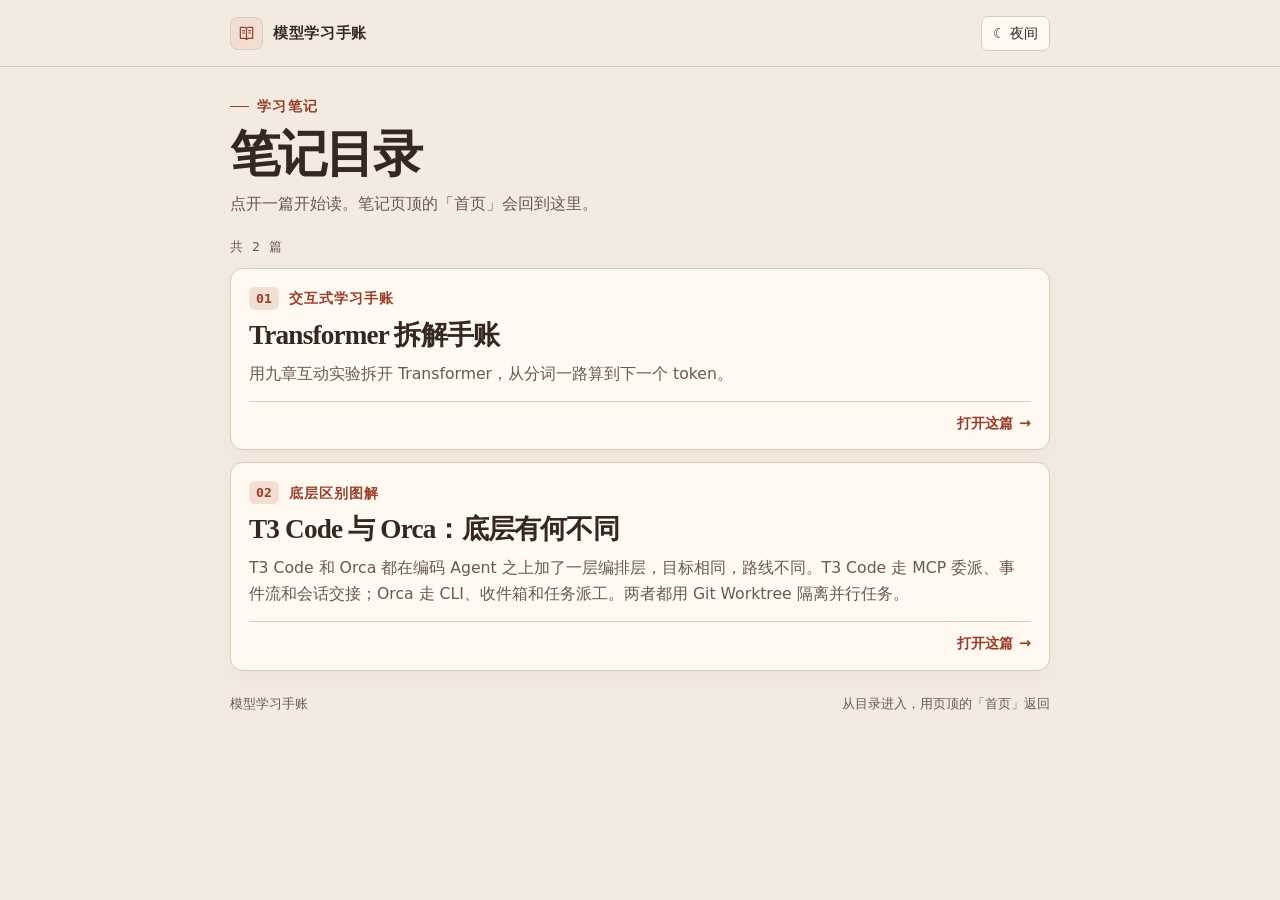
<file: index.html>
<!doctype html>
<!--
  站点首页 / 笔记目录。
  列表来自 pages.js 的 STUDY_PAGES，不要在这里再手写一份目录。
  新增一篇笔记的步骤写在 pages.js 顶部，README.md 有同样的说明。
-->
<html lang="zh-CN" data-theme="day">
<head>
<meta charset="utf-8">
<meta name="viewport" content="width=device-width, initial-scale=1">
<meta name="description" content="模型学习手账的笔记目录。从这里打开每一篇 HTML 笔记，也可以再回到首页切换。">
<title>笔记目录 · 模型学习手账</title>
<script>
(function () {
  try {
    if (localStorage.getItem("transformer-notebook-theme") === "night") {
      document.documentElement.dataset.theme = "night";
    }
  } catch (error) {}
})();
</script>
<style>
:root {
  color-scheme: light;
  --paper: #f4ebe0;
  --sheet: #fff9f1;
  --canvas: #faf3e9;
  --quiet: #efe4d7;
  --border: #dacabc;
  --ink: #342820;
  --muted: #695a4e;
  --accent: #983e2b;
  --accent-ink: #fff8f0;
  --tint: #f3ded3;
  --shadow: 0 5px 18px #64432b0b;
  --serif: Georgia, "Songti SC", "Noto Serif CJK SC", "SimSun", serif;
  --sans: system-ui, -apple-system, "PingFang SC", "Microsoft YaHei", sans-serif;
  --mono: ui-monospace, "SFMono-Regular", Consolas, monospace;
}
:root[data-theme="night"] {
  color-scheme: dark;
  --paper: #211e1a;
  --sheet: #2a2520;
  --canvas: #27231f;
  --quiet: #332b25;
  --border: #514237;
  --ink: #f7e8d6;
  --muted: #c4ae99;
  --accent: #f0a28a;
  --accent-ink: #321d16;
  --tint: #462e27;
  --shadow: 0 5px 18px #140e0a22;
}
* { box-sizing: border-box; }
body {
  margin: 0;
  min-width: 300px;
  background: var(--paper);
  color: var(--ink);
  font: 16px/1.65 var(--sans);
  transition: background-color .25s, color .25s;
}
button { font: inherit; color: var(--ink); cursor: pointer; }
a { color: var(--accent); }
h1, p { margin: 0; }
button:focus-visible, a:focus-visible {
  outline: 2px solid var(--accent);
  outline-offset: 3px;
}
.wrap { width: min(820px, calc(100% - 40px)); margin-inline: auto; }
.masthead { border-bottom: 1px solid var(--border); }
.masthead__inner {
  display: flex;
  align-items: center;
  justify-content: space-between;
  gap: 12px;
  min-height: 66px;
  flex-wrap: wrap;
}
.brand {
  display: flex;
  align-items: center;
  gap: 10px;
  font-weight: 750;
  letter-spacing: .045em;
  font-size: .91rem;
}
.brand__mark {
  color: var(--accent);
  background: var(--tint);
  border: 1px solid var(--border);
  border-radius: 8px;
  padding: 6px;
}
.control {
  display: inline-flex;
  align-items: center;
  justify-content: center;
  gap: 7px;
  min-height: 35px;
  border: 1px solid var(--border);
  border-radius: 7px;
  padding: 5px 11px;
  background: var(--sheet);
  color: var(--ink);
  font-size: .875rem;
  line-height: 1.35;
  white-space: nowrap;
  transition: border-color .18s, background-color .18s, color .18s, transform .18s;
}
.control:hover { border-color: var(--accent); color: var(--accent); }
.control:active { transform: translateY(1px); }
.hero { padding-block: 28px 20px; }
.eyebrow {
  display: flex;
  align-items: center;
  gap: 8px;
  color: var(--accent);
  font-size: .85rem;
  font-weight: 750;
  letter-spacing: .11em;
}
.eyebrow::before { content: ""; width: 19px; border-top: 1px solid currentColor; }
.hero h1 {
  margin: 8px 0 7px;
  font: 700 clamp(2rem, 6vw, 3.15rem)/1.17 var(--serif);
  letter-spacing: -.045em;
}
.lede { max-width: 38em; color: var(--muted); font-size: 1rem; text-wrap: pretty; }
.count {
  margin: 0 0 12px;
  color: var(--muted);
  font: .82rem var(--mono);
  letter-spacing: .04em;
}
.catalog { display: grid; gap: 12px; margin: 0; padding: 0; list-style: none; }
.entry {
  display: flex;
  flex-direction: column;
  align-items: flex-start;
  gap: 8px;
  padding: 18px 18px 14px;
  border: 1px solid var(--border);
  border-radius: 13px;
  background: var(--sheet);
  box-shadow: var(--shadow);
  color: inherit;
  text-decoration: none;
  transition: border-color .18s, transform .18s;
}
.entry:hover { border-color: var(--accent); }
.entry:active { transform: translateY(1px); }
.entry__top { display: flex; align-items: center; gap: 10px; min-width: 0; }
.entry__index {
  flex: none;
  padding: 5px 7px;
  border-radius: 6px;
  background: var(--tint);
  color: var(--accent);
  font: 700 .82rem/1 var(--mono);
}
.entry__eyebrow {
  color: var(--accent);
  font-size: .85rem;
  font-weight: 750;
  letter-spacing: .08em;
}
.entry__title {
  font: 700 clamp(1.35rem, 3vw, 1.7rem)/1.28 var(--serif);
  letter-spacing: -.03em;
}
.entry__desc { color: var(--muted); font-size: .98rem; text-wrap: pretty; }
.entry__go {
  align-self: stretch;
  display: flex;
  justify-content: flex-end;
  align-items: center;
  gap: 6px;
  margin-top: 6px;
  padding-top: 10px;
  border-top: 1px solid var(--border);
  color: var(--accent);
  font-size: .9rem;
  font-weight: 700;
}
.entry__go span { display: inline-block; transition: transform .18s; }
.entry:hover .entry__go span { transform: translateX(3px); }
.notice {
  margin: 0;
  padding: 16px 18px;
  border: 1px dashed var(--border);
  border-radius: 13px;
  background: var(--sheet);
  color: var(--muted);
}
.footer {
  display: flex;
  justify-content: space-between;
  flex-wrap: wrap;
  gap: 8px 20px;
  padding-block: 22px 28px;
  color: var(--muted);
  font-size: .8rem;
}
@media (max-width: 660px) {
  .wrap { width: calc(100% - 28px); }
  .masthead__inner { min-height: 53px; }
  .hero { padding-block: 22px 16px; }
  .entry { padding: 16px 14px 12px; }
}
@media (prefers-reduced-motion: reduce) {
  *, *::before, *::after { transition: none !important; animation: none !important; scroll-behavior: auto !important; }
}
</style>
</head>
<body>
<header class="masthead">
  <div class="wrap masthead__inner">
    <div class="brand">
      <svg class="brand__mark" width="33" height="33" viewBox="0 0 20 20" fill="none" aria-hidden="true">
        <path d="M3.5 3.5h5.2l1.3 1.2 1.3-1.2h5.2v11.7h-5.2L10 16.5l-1.3-1.3H3.5zM10 4.7v11.5M5.8 7h2.1m-2.1 2.5h2.1M12.4 7h1.9m-1.9 2.5h1.9" stroke="currentColor" stroke-width="1.25" stroke-linecap="round" stroke-linejoin="round"/>
      </svg>
      模型学习手账
    </div>
    <button class="control theme-button" id="theme" type="button" aria-pressed="false" aria-label="切换夜间主题">☾ 夜间</button>
  </div>
</header>
<main class="wrap">
  <div class="hero">
    <div class="eyebrow">学习笔记</div>
    <h1>笔记目录</h1>
    <p class="lede">点开一篇开始读。笔记页顶的「首页」会回到这里。</p>
  </div>
  <p class="count" id="page-count"></p>
  <div id="catalog">
    <noscript>
      <p class="notice">目录脚本没有运行。可以直接打开 <a href="transformer.html">Transformer 拆解手账</a>。</p>
    </noscript>
  </div>
  <footer class="footer">
    <span>模型学习手账</span>
    <span>从目录进入，用页顶的「首页」返回</span>
  </footer>
</main>
<script src="pages.js"></script>
<script>
"use strict";

const catalog = document.getElementById("catalog");
const pageCount = document.getElementById("page-count");
const themeButton = document.getElementById("theme");

function setTheme(night) {
  document.documentElement.dataset.theme = night ? "night" : "day";
  themeButton.setAttribute("aria-pressed", night);
  themeButton.setAttribute("aria-label", night ? "切换日间主题" : "切换夜间主题");
  themeButton.textContent = night ? "☀ 日间" : "☾ 夜间";
  try { localStorage.setItem("transformer-notebook-theme", night ? "night" : "day"); } catch (error) {}
}

setTheme(document.documentElement.dataset.theme === "night");
themeButton.addEventListener("click", () => setTheme(document.documentElement.dataset.theme !== "night"));
window.addEventListener("storage", event => {
  if (event.key === "transformer-notebook-theme" && event.newValue) setTheme(event.newValue === "night");
});

function element(tag, className, text) {
  const node = document.createElement(tag);
  if (className) node.className = className;
  if (text != null) node.textContent = text;
  return node;
}

function showNotice(node) {
  catalog.replaceChildren(node);
}

function renderCatalog() {
  let pages;
  try {
    if (typeof studyPages !== "function") throw new Error("missing manifest");
    pages = studyPages();
  } catch (error) {
    pageCount.textContent = "";
    const note = element("p", "notice");
    note.append("目录没有载入。可以直接打开 ");
    const link = element("a", "", "Transformer 拆解手账");
    link.href = "transformer.html";
    note.append(link, "。");
    showNotice(note);
    return;
  }

  pageCount.textContent = pages.length ? "共 " + pages.length + " 篇" : "还没有笔记";
  if (!pages.length) {
    showNotice(element("p", "notice", "还没有登记笔记。写好 HTML 后，按 pages.js 顶部的说明加一条即可。"));
    return;
  }

  const list = element("ol", "catalog");
  pages.forEach((page, index) => {
    const item = element("li");
    const link = element("a", "entry");
    link.href = page.href;
    const top = element("span", "entry__top");
    top.append(element("span", "entry__index", String(index + 1).padStart(2, "0")));
    if (page.eyebrow) top.append(element("span", "entry__eyebrow", page.eyebrow));
    link.append(top, element("span", "entry__title", page.title));
    if (page.description) link.append(element("span", "entry__desc", page.description));
    const go = element("span", "entry__go");
    go.append("打开这篇 ", element("span", "", "→"));
    go.lastElementChild.setAttribute("aria-hidden", "true");
    link.append(go);
    item.append(link);
    list.append(item);
  });
  showNotice(list);
}

renderCatalog();
</script>
</body>
</html>
</file>
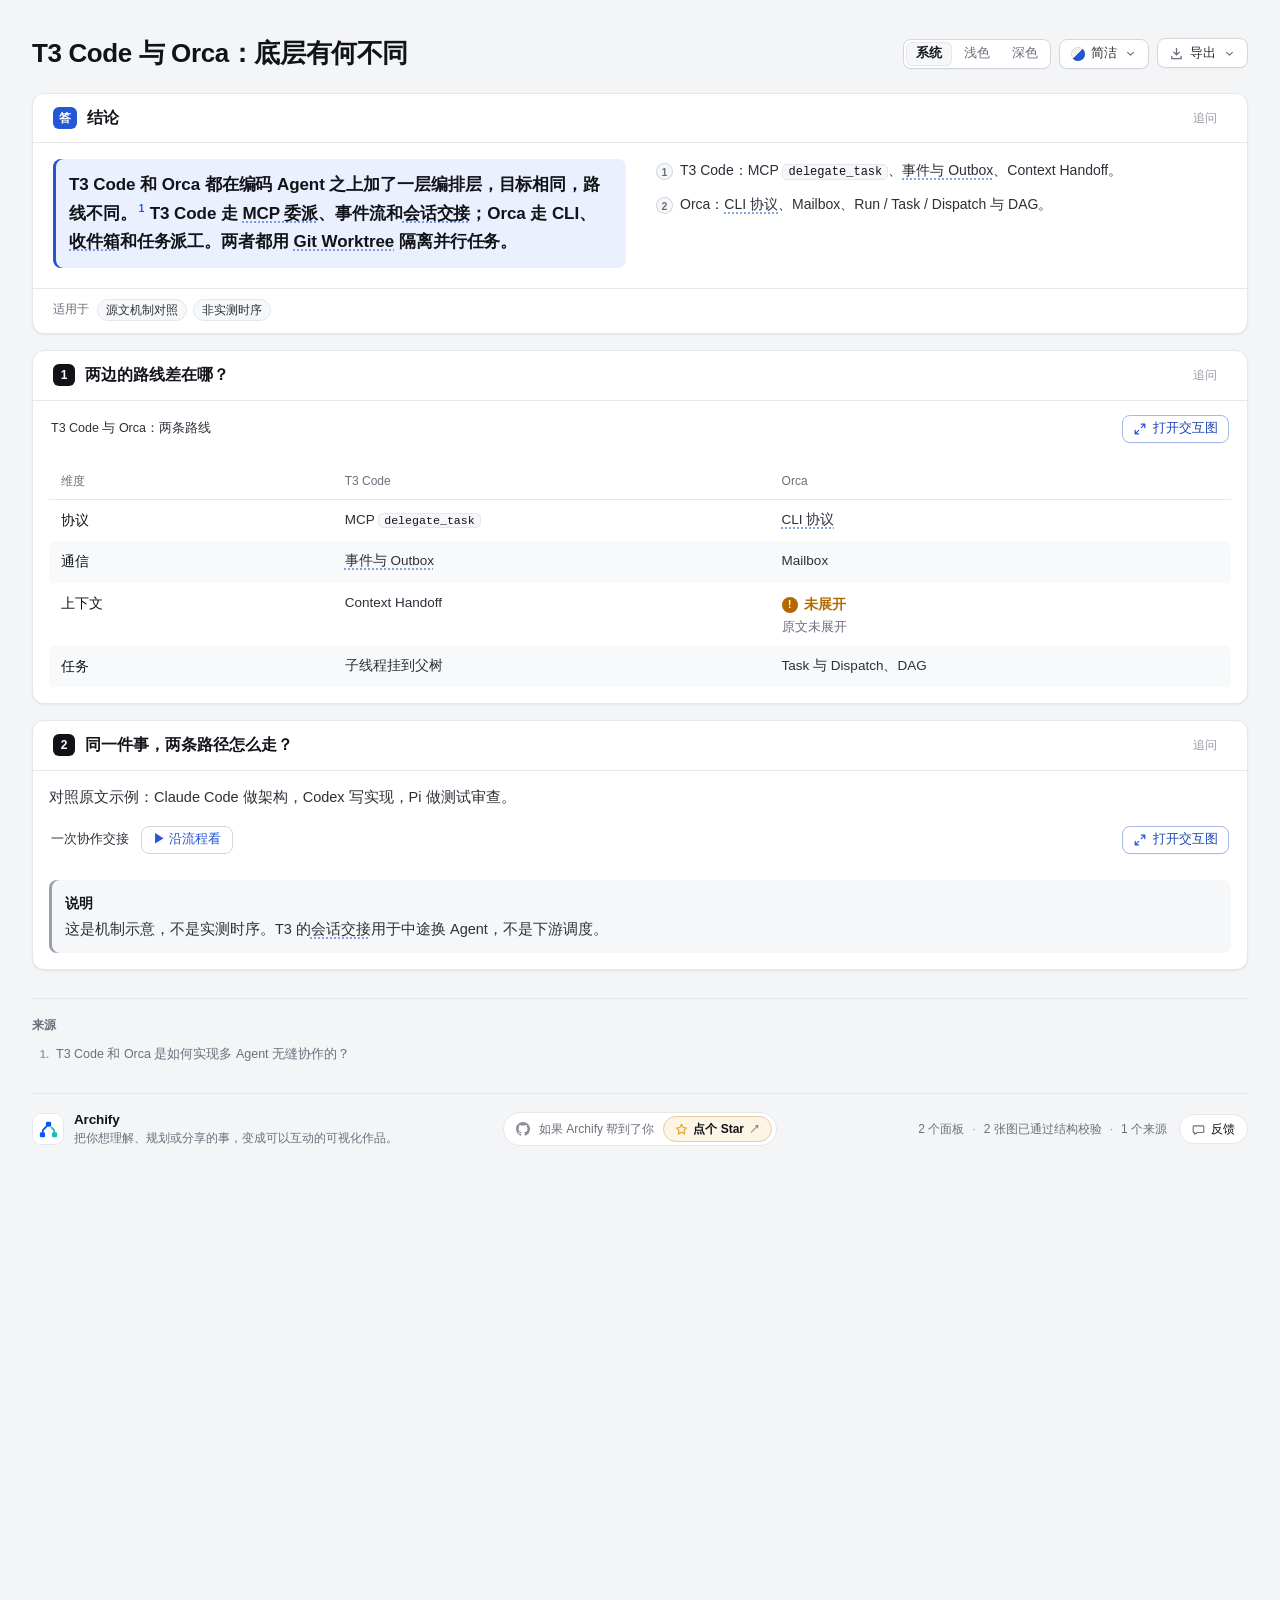
<file: orca-orchestration.html>
<!doctype html>
<html lang="zh-CN">
<head>
<meta charset="utf-8">
<meta name="viewport" content="width=device-width, initial-scale=1">
<title>T3 Code 与 Orca：底层有何不同</title>
<link rel="canonical" href="t3-orca-diff.html">
<meta http-equiv="refresh" content="0; url=t3-orca-diff.html">
<script>location.replace("t3-orca-diff.html");</script>
</head>
<body>
<p><a href="t3-orca-diff.html">T3 Code 与 Orca：底层有何不同</a></p>
</body>
</html>
</file>
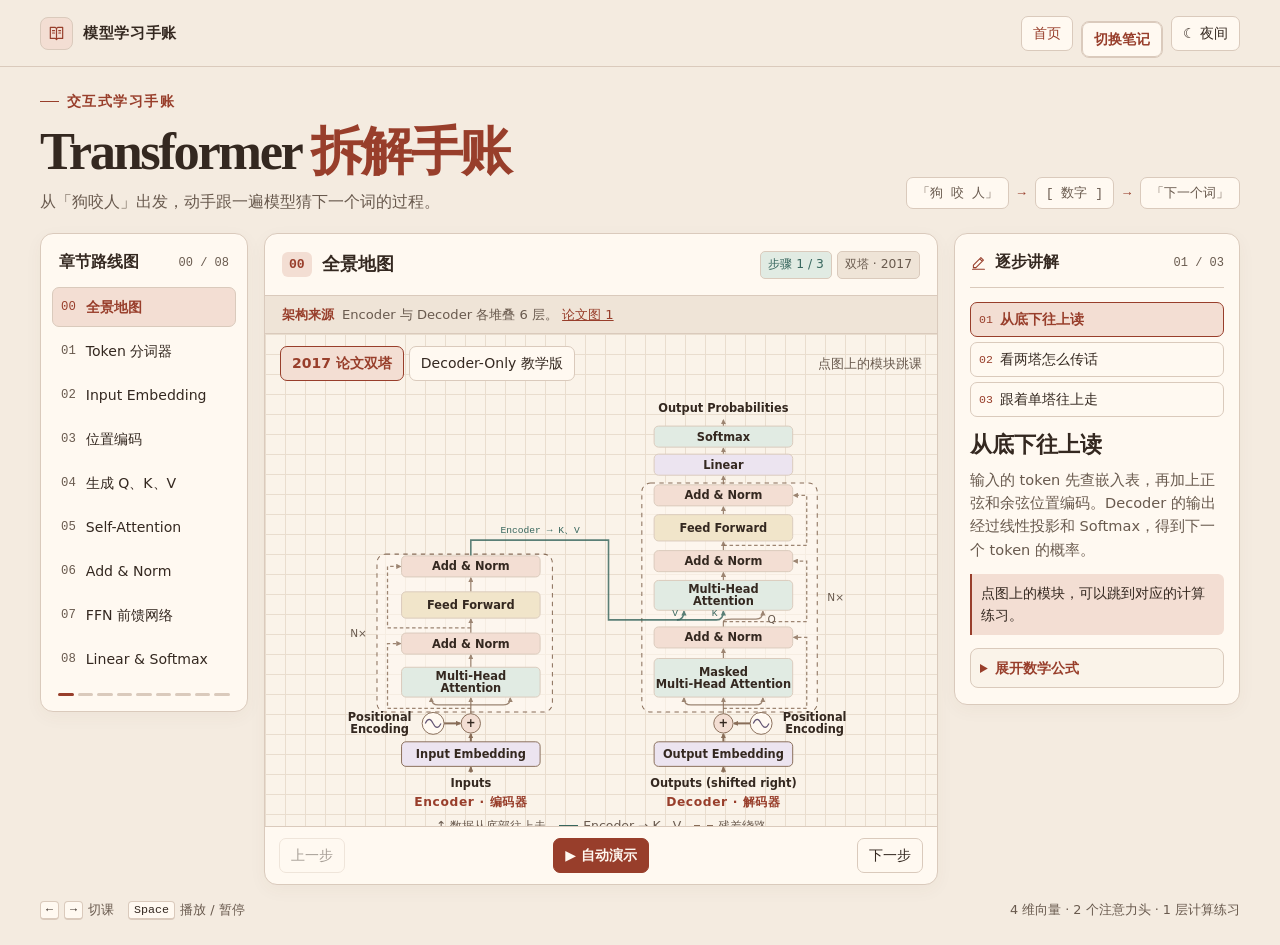
<file: transformer.html>
<!doctype html>
<html lang="zh-CN" data-theme="day">
<head>
<meta charset="utf-8">
<meta name="viewport" content="width=device-width, initial-scale=1">
<meta name="description" content="用九章互动实验拆开 Transformer，从分词一路算到下一个 token。">
<title>Transformer 拆解手账</title>
<style>
:root {
  color-scheme: light;
  --paper: #f4ebe0;
  --sheet: #fff9f1;
  --canvas: #faf3e9;
  --quiet: #efe4d7;
  --border: #dacabc;
  --grid: #e9ddce;
  --ink: #342820;
  --muted: #695a4e;
  --accent: #983e2b;
  --accent-ink: #fff8f0;
  --tint: #f3ded3;
  --green: #37665d;
  --mint: #e1ebe3;
  --gold: #795b28;
  --wheat: #f1e5ca;
  --violet: #625473;
  --lavender: #ece4f0;
  --wire: #886d58;
  --shadow: 0 5px 18px #64432b0b;
  --serif: Georgia, "Songti SC", "Noto Serif CJK SC", "SimSun", serif;
  --sans: system-ui, -apple-system, "PingFang SC", "Microsoft YaHei", sans-serif;
  --mono: ui-monospace, "SFMono-Regular", Consolas, monospace;
}
:root[data-theme="night"] {
  color-scheme: dark;
  --paper: #211e1a;
  --sheet: #2a2520;
  --canvas: #27231f;
  --quiet: #332b25;
  --border: #514237;
  --grid: #372f28;
  --ink: #f7e8d6;
  --muted: #c4ae99;
  --accent: #f0a28a;
  --accent-ink: #321d16;
  --tint: #462e27;
  --green: #a1cbbd;
  --mint: #2c3b34;
  --gold: #e6c485;
  --wheat: #3c3324;
  --violet: #d5bde7;
  --lavender: #392e43;
  --wire: #ba9b80;
  --shadow: 0 5px 18px #140e0a22;
}
* { box-sizing: border-box; }
[hidden] { display: none !important; }
body {
  margin: 0;
  min-width: 300px;
  background: var(--paper);
  color: var(--ink);
  font: 16px/1.6 var(--sans);
  transition: background-color .25s, color .25s;
}
button, input { font: inherit; }
button {
  color: var(--ink);
  cursor: pointer;
}
button:disabled { cursor: default; opacity: .43; }
button:focus-visible, a:focus-visible, summary:focus-visible, input:focus-visible, [role="button"]:focus-visible {
  outline: 2px solid var(--accent);
  outline-offset: 3px;
}
a { color: var(--accent); }
h1, h2, h3, p { margin: 0; }
svg { display: block; }
small { font-size: .82rem; }
.wrap { width: min(1456px, calc(100% - 80px)); margin-inline: auto; }
.masthead { border-bottom: 1px solid var(--border); }
.masthead__inner { display: flex; align-items: center; justify-content: space-between; gap: 12px; min-height: 66px; flex-wrap: wrap; }
.brand { display: flex; align-items: center; gap: 10px; font-weight: 750; letter-spacing: .045em; font-size: .91rem; }
.brand__mark { color: var(--accent); background: var(--tint); border: 1px solid var(--border); border-radius: 8px; padding: 6px; }
.theme-button { white-space: nowrap; }
.masthead__tools { display: flex; align-items: center; justify-content: flex-end; gap: 8px; margin-left: auto; }
.masthead__tools a.control { text-decoration: none; }
.control, .choice, .token-button {
  display: inline-flex;
  align-items: center;
  justify-content: center;
  gap: 7px;
  min-height: 35px;
  border: 1px solid var(--border);
  border-radius: 7px;
  padding: 5px 11px;
  background: var(--sheet);
  font-size: .875rem;
  line-height: 1.35;
  transition: border-color .18s, background-color .18s, color .18s, transform .18s;
}
.control:hover:not(:disabled), .choice:hover, .token-button:hover { border-color: var(--accent); color: var(--accent); }
.control:active:not(:disabled), .choice:active, .token-button:active { transform: translateY(1px); }
.control--primary { background: var(--accent); border-color: var(--accent); color: var(--accent-ink); font-weight: 700; }
.control--primary:hover:not(:disabled) { color: var(--accent-ink); filter: brightness(.92); }
[aria-pressed="true"].choice, [aria-pressed="true"].token-button {
  color: var(--accent);
  background: var(--tint);
  border-color: var(--accent);
  font-weight: 650;
}
.hero { display: flex; align-items: flex-end; justify-content: space-between; gap: 22px; padding-block: 24px 19px; }
.eyebrow { display: flex; align-items: center; gap: 8px; color: var(--accent); font-size: .85rem; font-weight: 750; letter-spacing: .11em; }
.eyebrow::before { content: ""; width: 19px; border-top: 1px solid currentColor; }
.hero h1 { margin: 8px 0 7px; font: 700 clamp(2rem, 4.1vw, 3.7rem)/1.17 var(--serif); letter-spacing: -.045em; }
.hero h1 span { color: var(--accent); white-space: nowrap; }
.hero p { color: var(--muted); font-size: .98rem; }
.hero__route { display: flex; align-items: center; gap: 9px; margin-bottom: 5px; color: var(--muted); font: .82rem var(--mono); white-space: nowrap; }
.hero__route span:not(.route-arrow) { padding: 6px 10px; border: 1px solid var(--border); border-radius: 7px; background: var(--sheet); }
.route-arrow { color: var(--accent); }
.course { display: grid; grid-template-columns: 208px minmax(0, 1fr) 286px; align-items: start; gap: 16px; }
.rail, .stage, .notes { min-width: 0; background: var(--sheet); border: 1px solid var(--border); border-radius: 13px; box-shadow: var(--shadow); }
.rail, .notes { position: sticky; top: 14px; }
.rail { padding: 16px 11px 13px; }
.rail__heading, .notes__header, .stage__heading { display: flex; align-items: center; justify-content: space-between; gap: 8px; }
.rail__heading { margin: 0 7px 12px; }
.rail__heading h2, .notes__header h2 { font-size: .97rem; }
.rail__heading span, .notes__header span, .stage__index { font: .75rem var(--mono); color: var(--muted); white-space: nowrap; }
.rail__list { display: grid; gap: 4px; margin: 0; padding: 0; list-style: none; }
.rail__link {
  width: 100%; min-height: 40px; display: flex; align-items: center; gap: 10px;
  text-align: left; padding: 6px 8px; border: 1px solid transparent; border-radius: 7px; background: none;
  font-size: .88rem; line-height: 1.35;
}
.rail__link:hover { background: var(--quiet); }
.rail__link[aria-current="step"] { border-color: var(--border); background: var(--tint); color: var(--accent); font-weight: 750; }
.rail__number { font: .77rem var(--mono); color: var(--muted); }
.rail__link[aria-current="step"] .rail__number { color: inherit; }
.rail__position { margin: 14px 6px 2px; display: grid; grid-template-columns: repeat(9, 1fr); gap: 4px; }
.rail__position span { height: 3px; border-radius: 5px; background: var(--border); }
.rail__position .is-past { background: var(--accent); }
.stage { overflow: clip; }
.stage__heading { min-height: 61px; padding: 11px 17px; flex-wrap: wrap; }
.stage__title { display: flex; align-items: center; gap: 10px; min-width: 0; }
.stage__title h2 { font-size: 1.12rem; line-height: 1.27; }
.stage__index {
  padding: 5px 7px; border-radius: 6px; color: var(--accent);
  background: var(--tint); font-size: .82rem; font-weight: 700;
}
.hud { display: flex; gap: 5px; flex-wrap: wrap; }
.chip { max-width: 100%; padding: 3px 7px; background: var(--quiet); border: 1px solid var(--border); border-radius: 5px; color: var(--muted); font-size: .77rem; overflow-wrap: anywhere; }
.chip--live { color: var(--green); background: var(--mint); }
.stage__source {
  display: flex; gap: 8px; align-items: baseline;
  padding: 8px 17px; border-block: 1px solid var(--border);
  background: var(--quiet); font-size: .82rem; color: var(--muted);
}
.stage__source b { color: var(--accent); flex-shrink: 0; }
.stage__canvas {
  display: flex; flex-direction: column; align-items: center;
  overflow: auto; max-height: clamp(390px, calc(100dvh - 408px), 650px); min-height: 475px;
  padding: 12px 15px; background-color: var(--canvas);
  background-image: linear-gradient(to right, var(--grid) 1px, transparent 1px), linear-gradient(to bottom, var(--grid) 1px, transparent 1px);
  background-size: 20px 20px;
  scrollbar-color: var(--border) var(--canvas);
}
.lesson { flex: none; width: min(100%, 880px); margin: auto 0; min-width: 0; }
.lesson__tools { display: flex; justify-content: space-between; gap: 8px 10px; flex-wrap: wrap; align-items: center; margin-bottom: 10px; }
.choices { display: flex; gap: 5px; flex-wrap: wrap; align-items: center; min-width: 0; }
.choices__label { font-size: .83rem; color: var(--muted); margin-right: 3px; }
.stage__controls { display: grid; grid-template-columns: 1fr auto 1fr; align-items: center; gap: 8px; padding: 11px 14px; border-top: 1px solid var(--border); }
.stage__controls .control:first-child { justify-self: start; }
.stage__controls .control:last-child { justify-self: end; }
.notes { padding: 16px 15px; }
.notes__header { padding-bottom: 12px; border-bottom: 1px solid var(--border); margin-bottom: 14px; }
.notes__header div { display: flex; align-items: center; gap: 8px; }
.notes__header svg { color: var(--accent); }
.aside__steps { display: grid; gap: 5px; margin-bottom: 13px; }
.aside__steps .choice { width: 100%; justify-content: flex-start; text-align: left; padding-inline: 8px; }
.step-no { color: var(--accent); font: .72rem var(--mono); flex: none; }
.note-page h3 { font: 700 1.38rem/1.35 var(--serif); margin-bottom: 8px; }
.note-page p { color: var(--muted); font-size: .91rem; }
.note-page blockquote { color: var(--ink); font-size: .87rem; background: var(--tint); border-left: 2px solid var(--accent); margin: 13px 0; padding: 8px 9px; border-radius: 0 6px 6px 0; }
details { border: 1px solid var(--border); background: var(--canvas); border-radius: 8px; margin-top: 12px; font-size: .86rem; }
summary { cursor: pointer; padding: 8px 9px; color: var(--accent); font-weight: 650; }
.math { font: .82rem/1.62 var(--mono); overflow-wrap: anywhere; }
details .math { border-top: 1px solid var(--border); padding: 9px; }
details .math p + p { margin-top: 7px; }
.footer { display: flex; justify-content: space-between; flex-wrap: wrap; gap: 8px 20px; padding-block: 15px 24px; color: var(--muted); font-size: .8rem; }
.keys { display: flex; align-items: center; flex-wrap: wrap; gap: 5px; }
kbd { border: 1px solid var(--border); border-bottom-width: 2px; border-radius: 4px; background: var(--sheet); color: var(--ink); padding: 1px 5px; font: .73rem var(--mono); }
.keys span + kbd { margin-left: 9px; }
.scroll-x { max-width: 100%; overflow-x: auto; }
.arch__svg { width: 100%; max-width: 535px; min-width: 470px; margin: auto; overflow: visible; }
.arch__svg--single { max-width: 316px; min-width: 0; }
.arch__frame { fill: var(--sheet); fill-opacity: .59; stroke: var(--wire); stroke-width: 1.15; stroke-dasharray: 5 5; }
.arch__wire, .arch__bridge, .arch__residual { fill: none; stroke: var(--wire); stroke-width: 1.45; opacity: .82; transition: stroke .3s, opacity .3s, stroke-width .3s; }
.arch__bridge { stroke: var(--green); stroke-width: 1.8; }
.arch__residual { stroke-dasharray: 4 3; }
.arch__wire.is-emphasis, .arch__bridge.is-emphasis, .arch__residual.is-emphasis { opacity: 1; stroke-width: 2.3; }
.arch__node { cursor: pointer; color: var(--ink); }
.arch__node rect, .arch__node circle { fill: var(--sheet); stroke: var(--border); stroke-width: 1.1; transition: fill .3s, stroke .3s; }
.arch__node.is-emphasis rect, .arch__node.is-emphasis circle { stroke: var(--wire); }
.arch__node:hover rect, .arch__node:hover circle, .arch__node:focus-visible rect, .arch__node:focus-visible circle { stroke: var(--accent); stroke-width: 2; }
.arch__node.tint rect, .arch__node.tint circle { fill: var(--tint); }
.arch__node.mint rect { fill: var(--mint); }
.arch__node.wheat rect { fill: var(--wheat); }
.arch__node.lavender rect { fill: var(--lavender); }
.arch__node.arch__terminal:not(:hover):not(:focus-visible) rect { fill: transparent; stroke: transparent; }
.arch__wave { fill: none; stroke: var(--violet); stroke-width: 1.3; }
.arch__label { fill: var(--ink); font-size: 13px; font-weight: 650; }
.arch__eyebrow { fill: var(--muted); font-size: 12px; }
.arch__heading { fill: var(--accent); font-size: 14px; font-weight: 750; letter-spacing: .05em; }
.arch__bridge-label { fill: var(--green); font: 11px var(--mono); }
.arch__caption { display: flex; align-items: center; justify-content: center; gap: 4px 13px; flex-wrap: wrap; color: var(--muted); font-size: .78rem; text-align: center; margin-top: 4px; }
.arch__legend { display: inline-flex; align-items: center; gap: 5px; }
.legend-line { width: 19px; border-top: 2px solid var(--green); }
.legend-line--residual { border-top: 2px dashed var(--wire); }
.diagram-cue { color: var(--accent); }
.diagram-cue--scroll { display: none; }
.card, .worked { min-width: 0; border: 1px solid var(--border); border-radius: 8px; background: var(--sheet); padding: 10px; }
.card h3, .worked h3 { margin-bottom: 5px; font-size: .93rem; }
.card p, .worked p { color: var(--muted); }
.worked { border-left: 2px solid var(--accent); }
.stack { display: grid; gap: 9px; }
.two-up, .three-up { display: grid; grid-template-columns: repeat(2, minmax(0, 1fr)); gap: 8px; }
.three-up { grid-template-columns: repeat(3, minmax(0, 1fr)); }
.step-focus { transition: border-color .27s, background-color .27s, box-shadow .27s; }
.step-focus.is-current { border-color: var(--accent); box-shadow: 0 0 0 1px var(--accent); }
.hint { font-size: .84rem; color: var(--muted); }
.rule { color: var(--accent); font-weight: 650; }
.term-row { display: flex; gap: 6px; align-items: stretch; flex-wrap: wrap; }
.token-button { min-width: 39px; }
.token-strip { display: flex; flex-wrap: wrap; align-items: center; justify-content: center; gap: 6px; min-height: 67px; }
.token-strip__raw { background: var(--wheat); border: 1px solid var(--border); color: var(--gold); font: 700 1.57rem var(--serif); border-radius: 6px; padding: 7px 14px; }
.scissors { display: inline-block; color: var(--accent); transform-origin: 60% 60%; transition: transform .3s; font-size: 1.4rem; }
.is-cut .scissors { transform: rotate(-31deg) scale(1.14); }
.token-card {
  display: grid; text-align: center; gap: 3px; min-width: 49px;
  padding: 6px; border: 1px solid var(--border); border-radius: 7px;
  background: var(--mint); color: var(--green); transition: transform .35s, background-color .35s;
}
.is-cut .token-card { transform: translateY(-3px); }
.token-strip .token-card { transition: transform .35s, opacity .3s; }
.token-strip:not(.is-cut) .token-card { opacity: 0; transform: translateX(-7px); }
.token-card small { font: .72rem var(--mono); color: var(--muted); min-height: 1em; }
.vocab { display: grid; grid-template-columns: repeat(auto-fit, minmax(54px, 1fr)); gap: 6px; }
.vocab .choice { display: flex; flex-wrap: wrap; }
.vocab .choice[aria-pressed="true"] { color: var(--accent); border-color: var(--accent); background: var(--tint); }
.roster { grid-template-columns: repeat(auto-fit, minmax(72px, 1fr)); }
.roster__entry {
  display: flex; align-items: center; justify-content: space-between; gap: 4px;
  min-height: 38px; padding: 4px 6px;
  border: 1px solid var(--border); border-radius: 7px;
  background: var(--quiet); color: var(--muted);
  transition: background-color .25s, border-color .25s, color .25s;
}
.roster__id {
  min-width: 22px; padding: 4px; border-radius: 4px; text-align: center;
  font: .88rem/1 var(--mono);
  transition: background-color .25s, color .25s;
}
.roster__entry.in-example {
  border-color: var(--green); background: var(--mint); color: var(--green); font-weight: 750;
}
.roster__entry.in-example .roster__id { background: var(--green); color: var(--sheet); font-weight: 750; }
.matrix-box { min-width: 0; }
.matrix { border-collapse: separate; border-spacing: 2px; width: max-content; min-width: 100%; text-align: center; font: .78rem/1.25 var(--mono); }
.matrix caption { text-align: left; font: 650 .84rem/1.36 var(--sans); color: var(--ink); margin-bottom: 4px; }
.matrix td, .matrix th { padding: 4px 4px; border-radius: 3px; min-width: 27px; white-space: nowrap; }
.matrix td { background: var(--quiet); color: var(--ink); transition: background-color .25s, color .25s; }
.matrix th { color: var(--muted); font-weight: 500; }
.matrix tbody th { text-align: left; }
.matrix td.is-selected, .matrix tr.is-selected td { background: var(--tint); color: var(--accent); font-weight: 750; }
.matrix th button { padding: 2px 3px; min-width: 25px; min-height: 25px; font: inherit; }
.handoff { margin-bottom: 12px; border-color: var(--wire); }
.handoff__tools { display: flex; flex-wrap: wrap; justify-content: space-between; align-items: center; gap: 6px 12px; margin-bottom: 8px; }
.handoff__tools h3 { margin: 0; }
.handoff__tools .token-button { min-height: 30px; }
.handoff__flow { display: grid; grid-template-columns: minmax(0, 1fr) auto minmax(0, 1fr); align-items: start; gap: 6px; }
.handoff__side { min-width: 0; display: grid; gap: 5px; padding: 8px; border: 1px solid var(--border); border-radius: 6px; background: var(--canvas); }
.handoff__side:last-child { border-color: var(--green); }
.handoff__side h4 { margin: 0; color: var(--muted); font-size: .78rem; }
.handoff__side p { color: var(--ink); }
.handoff__datum { min-width: 0; }
.handoff__datum + .handoff__datum { border-top: 1px solid var(--border); padding-top: 5px; }
.handoff__datum b, .handoff__arrow { color: var(--green); }
.handoff__arrow { align-self: center; font-weight: 750; }
.handoff__trace { margin-bottom: 8px; }
.vector { display: flex; gap: 4px; align-items: center; flex-wrap: wrap; }
.vector span { background: var(--quiet); border-radius: 4px; padding: 4px 5px; font: .79rem var(--mono); }
.vector span.is-selected { color: var(--accent); background: var(--tint); font-weight: 750; }
.slider-row { display: flex; flex-wrap: wrap; align-items: center; gap: 5px 10px; }
.slider-row label { color: var(--ink); font-size: .875rem; font-weight: 650; }
.slider-row output { min-width: 30px; color: var(--accent); font-family: var(--mono); }
input[type="range"] { accent-color: var(--accent); min-height: 26px; max-width: 100%; }
.clocks { display: flex; justify-content: space-around; gap: 8px; flex-wrap: wrap; }
.clock { display: grid; justify-items: center; text-align: center; flex: 1 1 125px; }
.clock svg { width: 100px; height: 100px; }
.clock__face { fill: var(--canvas); stroke: var(--wire); }
.clock__axis { stroke: var(--border); }
.clock__hand { color: var(--accent); transform-origin: 50px 50px; transition: transform .36s cubic-bezier(.22,.65,.28,1); }
.clock:nth-child(2) .clock__hand { color: var(--green); }
.clock__hand line { stroke: currentColor; stroke-width: 3; stroke-linecap: round; }
.clock__hand circle { fill: currentColor; }
.clock__axis-label { font: 8px var(--mono); fill: var(--muted); }
.stamp .matrix td { background: var(--tint); color: var(--accent); }
.attn-graph { width: 100%; height: 111px; }
.attn-graph path { fill: none; stroke: var(--green); transition: stroke-width .35s, opacity .35s, stroke .35s; }
.attn-graph path.is-masked { stroke: var(--wire); stroke-dasharray: 3 4; }
.attn-graph rect { fill: var(--mint); stroke: var(--border); }
.attn-graph .is-masked rect { fill: var(--quiet); }
.attn-graph text { fill: var(--ink); font-size: 13px; dominant-baseline: middle; text-anchor: middle; }
.attn-graph .is-masked text { fill: var(--muted); }
.cake { display: flex; height: 17px; margin: 6px 0; border-radius: 5px; overflow: hidden; background: var(--quiet); }
.cake > span { flex: 0 0 var(--portion, 0%); background: var(--accent); transition: flex-basis .4s; }
.cake > span:nth-child(3n+2) { background: var(--green); }
.cake > span:nth-child(3n+3) { background: var(--gold); }
.cake-labels .token-card { border-top: 2px solid var(--accent); }
.cake-labels .token-card:nth-child(3n+2) { border-top-color: var(--green); }
.cake-labels .token-card:nth-child(3n+3) { border-top-color: var(--gold); }
.bars { display: grid; gap: 3px; margin-top: 6px; }
.bar { display: grid; grid-template-columns: 17px minmax(31px, 40px) 1fr; align-items: center; gap: 5px; font: .76rem var(--mono); }
.bar i { width: var(--amount, 0%); min-height: 7px; border-radius: 3px; background: var(--accent); transition: width .34s; }
.bar i.is-negative { background: var(--green); }
.bulbs { display: grid; grid-template-columns: repeat(8, minmax(0, 1fr)); gap: 4px; }
.bulb { display: grid; justify-items: center; gap: 3px; min-width: 0; padding: 5px 1px; }
.bulb svg { width: 23px; height: 24px; stroke: var(--muted); fill: var(--quiet); transition: fill .3s, stroke .3s; }
.bulb.is-on svg { fill: var(--wheat); stroke: var(--gold); }
.bulb small { font: .65rem var(--mono); }
.prob-track { display: inline-block; position: relative; min-width: 52px; width: 100%; height: 5px; background: var(--border); border-radius: 5px; vertical-align: middle; }
.prob-track i { position: absolute; inset: 0 auto 0 0; width: var(--portion, 0%); border-radius: 5px; background: var(--green); transition: width .4s; }
.candidate--winner { color: var(--accent) !important; font-weight: 750 !important; }
@media (max-width: 1270px) {
  .wrap { width: calc(100% - 42px); }
  .course { grid-template-columns: 174px minmax(0, 1fr) 248px; gap: 12px; }
  .notes { padding-inline: 12px; }
}
@media (max-width: 1010px) {
  .course { grid-template-columns: 147px minmax(0, 1fr) 216px; gap: 10px; }
  .wrap { width: calc(100% - 26px); }
  .rail { padding-inline: 7px; }
  .rail__link { gap: 6px; padding-inline: 5px; }
  .three-up { grid-template-columns: 1fr; }
}
@media (max-width: 860px) {
  .course { grid-template-columns: minmax(0, 1fr) 229px; }
  .rail { grid-column: 1 / -1; position: static; }
  .rail__list { display: flex; overflow-x: auto; }
  .rail__link { white-space: nowrap; padding-inline: 9px; }
  .rail__position { display: none; }
  .rail__heading { margin-bottom: 6px; }
  .hero__route { display: none; }
}
@media (max-width: 660px) {
  .wrap { width: calc(100% - 22px); }
  .hero { padding-block: 25px 18px; }
  .masthead__inner { min-height: 53px; }
  .course { grid-template-columns: minmax(0, 1fr); }
  .notes { position: static; }
  .stage__canvas { padding: 10px; min-height: 350px; max-height: 64vh; }
  .stage__heading { padding-inline: 11px; }
  .stage__source { padding-inline: 11px; }
  .arch__svg:not(.arch__svg--single) { min-width: 445px; }
  .aside__steps { display: flex; flex-wrap: wrap; }
  .aside__steps .choice { width: auto; }
  .bulbs { grid-template-columns: repeat(4, minmax(0, 1fr)); }
}
@media (max-width: 520px) {
  .diagram-cue--scroll { display: inline; }
  .handoff[data-expanded] .handoff__flow { grid-template-columns: minmax(0, 1fr); }
  .handoff[data-expanded] .handoff__arrow { display: none; }
}
@media (max-width: 660px), (max-height: 810px) {
  .stage { display: flex; flex-direction: column; }
  .stage__canvas { order: 1; }
  .stage__controls { border-top: 0; border-bottom: 1px solid var(--border); }
}
@media (max-width: 390px) {
  .two-up { grid-template-columns: minmax(0, 1fr); }
  .stage__controls { padding-inline: 8px; gap: 4px; }
  .stage__controls .control { padding-inline: 7px; }
}
@media (prefers-reduced-motion: reduce) {
  *, *::before, *::after { transition: none !important; animation: none !important; scroll-behavior: auto !important; }
}
</style>
</head>
<body>
<header class="masthead">
  <div class="wrap masthead__inner">
    <div class="brand">
      <svg class="brand__mark" width="33" height="33" viewBox="0 0 20 20" fill="none" aria-hidden="true">
        <path d="M3.5 3.5h5.2l1.3 1.2 1.3-1.2h5.2v11.7h-5.2L10 16.5l-1.3-1.3H3.5zM10 4.7v11.5M5.8 7h2.1m-2.1 2.5h2.1M12.4 7h1.9m-1.9 2.5h1.9" stroke="currentColor" stroke-width="1.25" stroke-linecap="round" stroke-linejoin="round"/>
      </svg>
      模型学习手账
    </div>
    <!-- 回到站点目录。新增笔记只改 pages.js；多于一篇时 site-nav.js 会在此插入「切换笔记」。 -->
    <nav class="masthead__tools" id="study-nav" aria-label="笔记切换">
      <a class="control" href="index.html">首页</a>
      <button class="control theme-button" id="theme" type="button"></button>
    </nav>
  </div>
</header>
<main class="wrap">
  <div class="hero">
    <div>
      <div class="eyebrow">交互式学习手账</div>
      <h1>Transformer <span>拆解手账</span></h1>
      <p>从「狗咬人」出发，动手跟一遍模型猜下一个词的过程。</p>
    </div>
    <div class="hero__route" aria-hidden="true"><span>「狗 咬 人」</span><span class="route-arrow">→</span><span>[ 数字 ]</span><span class="route-arrow">→</span><span>「下一个词」</span></div>
  </div>
  <div class="course">
    <nav class="rail" aria-label="章节路线图">
      <div class="rail__heading"><h2>章节路线图</h2><span id="rail-count"></span></div>
      <ol class="rail__list" id="chapter-list"></ol>
      <div class="rail__position" id="chapter-progress" aria-hidden="true"></div>
    </nav>
    <section class="stage" aria-labelledby="stage-title">
      <header class="stage__heading">
        <div class="stage__title"><span class="stage__index" id="stage-index"></span><h2 id="stage-title"></h2></div>
        <div class="hud"><span class="chip chip--live" id="hud-phase"></span><span class="chip" id="hud-context"></span></div>
      </header>
      <div class="stage__source"><b id="stage-source-label">数值来源</b><span><span id="stage-source"></span> <a id="architecture-reference" href="https://arxiv.org/html/1706.03762v7#S3.F1" target="_blank" rel="noopener">论文图 1</a></span></div>
      <div class="stage__canvas" id="stage-canvas"></div>
      <div class="stage__controls" aria-label="演示控制">
        <button class="control" id="previous" type="button">上一步</button>
        <button class="control control--primary" id="play" type="button" aria-pressed="false" aria-keyshortcuts="Space"></button>
        <button class="control" id="next" type="button">下一步</button>
      </div>
    </section>
    <aside class="notes" aria-labelledby="notes-title">
      <header class="notes__header">
        <div>
          <svg width="17" height="17" viewBox="0 0 20 20" fill="none" aria-hidden="true"><path d="m4 13 8.8-8.8 3 3L7 16H4v-3Zm7.5-7.3 2.8 2.8M3 18h14" stroke="currentColor" stroke-width="1.25" stroke-linecap="round" stroke-linejoin="round"/></svg>
          <h2 id="notes-title">逐步讲解</h2>
        </div>
        <span id="notes-count"></span>
      </header>
      <div id="notes-pages"></div>
    </aside>
  </div>
  <footer class="footer">
    <div class="keys"><kbd>←</kbd><kbd>→</kbd><span>切课</span><kbd>Space</kbd><span>播放 / 暂停</span></div>
    <span>4 维向量 · 2 个注意力头 · 1 层计算练习</span>
  </footer>
</main>
<script>
"use strict";

// 同一套教学参数服务于所有章节。词表下标就是 token ID。
const VOCAB = ["狗", "咬", "人", "我", "爱", "吃", "苹果", "买", "手机"];
const EMBEDDINGS = [
  [.70, -.20, .10, .50], [.15, .65, -.30, .20], [-.10, .45, .75, -.25],
  [.30, .10, .60, -.35], [.55, -.45, .20, .15], [-.25, .70, .35, .10],
  [.80, .20, -.50, .25], [.10, -.35, .65, .45], [-.20, .50, -.10, .80]
];
const PRESETS = ["狗咬人", "人咬狗", "我爱吃苹果", "我吃苹果", "买苹果手机"];
const LEARNED = {
  Q: [[.60, -.20, .25, .10], [.20, .55, -.30, .15], [-.15, .35, .65, -.20], [.30, .10, .25, .70]],
  K: [[.45, .20, -.25, .10], [-.25, .60, .15, .20], [.35, -.10, .55, .15], [.10, .25, -.20, .65]],
  V: [[.75, -.10, .25, .15], [.10, .60, .20, -.35], [-.20, .30, .70, .20], [.25, .15, -.35, .65]]
};
const WO = [[.7, .2, -.2, .1], [-.3, .6, .2, .1], [.25, -.15, .65, .2], [.15, .1, -.25, .75]];
const W1 = [
  [.55, -.35, .45, .10, -.45, .30, .15, -.25],
  [.20, .60, -.25, .45, .35, -.20, -.45, .15],
  [-.40, .15, .65, -.35, .25, .55, .15, -.40],
  [.35, -.25, .15, .55, -.20, .20, .60, .40]
];
const B1 = [.05, 0, -.10, .10, 0, -.05, .05, -.10];
const W2 = [
  [.45, .15, -.20, .30], [-.30, .50, .20, .10], [.15, -.40, .60, .20], [.25, .35, -.20, .45],
  [-.40, .20, .35, -.10], [.50, -.20, .15, -.35], [.10, .45, -.25, .30], [-.15, .20, .40, .50]
];
const B2 = [0, .05, -.05, .10];
const LM_ROWS = [
  [.25, .10, -.35, .40], [.60, -.55, .15, .05], [-.35, .70, .20, -.25],
  [.10, .15, .55, -.45], [.60, .15, -.30, -.15], [.35, -.10, .70, .20],
  [-.25, .65, -.45, .35], [.20, -.40, .65, -.15], [-.55, .30, .15, .65]
];
const EPSILON = 1e-5;
const vocabIds = new Map(VOCAB.map((word, i) => [word, i]));
const matchingOrder = [...VOCAB].sort((a, b) => b.length - a.length);
const range = n => Array.from({length: n}, (_, i) => i);
const add = (a, b) => a.map((value, i) => value + b[i]);
const dot = (a, b) => a.reduce((sum, value, i) => sum + value * b[i], 0);
const column = (matrix, i) => matrix.map(row => row[i]);
const project = (row, weights) => weights[0].map((_, i) => dot(row, column(weights, i)));
const sum = values => values.reduce((total, value) => total + value, 0);
function tokenize(text) {
  const tokens = [];
  let rest = text.replace(/\s/gu, "");
  while (rest.length) {
    const match = matchingOrder.find(word => rest.startsWith(word));
    if (!match) throw new Error("词表中没有这个片段：" + rest);
    tokens.push(match);
    rest = rest.slice(match.length);
  }
  return tokens;
}
function initialWeights() {
  // 固定随机种子让切换前后始终能比较同两套参数。
  let seed = 4127;
  const draw = () => {
    seed = (Math.imul(seed, 1664525) + 1013904223) >>> 0;
    return Math.round((seed / 4294967296 - .5) * 140) / 100;
  };
  return Object.fromEntries(["Q", "K", "V"].map(kind => [kind, range(4).map(() => range(4).map(draw))]));
}
const INITIAL = initialWeights();
const PE = pos => [Math.sin(pos), Math.cos(pos), Math.sin(pos / 100), Math.cos(pos / 100)];
function softmax(scores) {
  const exps = scores.map(value => Math.exp(value));
  const total = sum(exps);
  return {exps, total, probabilities: exps.map(value => value / total)};
}
function normalize(input) {
  const mean = sum(input) / input.length;
  const centered = input.map(value => value - mean);
  const variance = sum(centered.map(value => value ** 2)) / input.length;
  const sigma = Math.sqrt(variance + EPSILON);
  return {input, mean, centered, variance, sigma, out: centered.map(value => value / sigma)};
}
function computePipeline(tokens, causal, {positionStart = 0, initialized = false, spike = 1, tied = false} = {}) {
  if (tokens.length === 0) throw new Error("至少需要一个 token");
  const ids = tokens.map(word => {
    if (!vocabIds.has(word)) throw new Error("未登记的 token：" + word);
    return vocabIds.get(word);
  });
  const E = ids.map(id => EMBEDDINGS[id]);
  const positions = tokens.map((_, i) => positionStart + i);
  const P = positions.map(PE);
  const X = E.map((row, i) => add(row, P[i]));
  const weights = initialized ? INITIAL : LEARNED;
  const [Q, K, V] = ["Q", "K", "V"].map(kind => X.map(row => project(row, weights[kind])));
  const heads = range(2).map(head => {
    const split = matrix => matrix.map(row => row.slice(head * 2, head * 2 + 2));
    const q = split(Q), k = split(K), v = split(V);
    const rows = q.map((query, i) => {
      const dots = k.map(key => dot(query, key));
      const scores = dots.map(value => value / Math.sqrt(2));
      const masked = scores.map((value, j) => causal && j > i ? -Infinity : value);
      const distribution = softmax(masked);
      const weighted = v.map((row, j) => row.map(value => value * distribution.probabilities[j]));
      const out = range(2).map(dimension => sum(column(weighted, dimension)));
      return {dots, scores, masked, ...distribution, weighted, out};
    });
    return {q, k, v, rows};
  });
  const concat = tokens.map((_, i) => heads.flatMap(head => head.rows[i].out));
  const attnOut = concat.map(row => project(row, WO));
  const branch = attnOut.map(row => row.map((value, i) => i === 0 ? value * spike : value));
  const norm1 = X.map((row, i) => normalize(add(row, branch[i])));
  const H = norm1.map(result => result.out);
  const hidden = H.map(row => add(project(row, W1), B1));
  const relu = hidden.map(row => row.map(value => Math.max(0, value)));
  const ffnOut = relu.map(row => add(project(row, W2), B2));
  const norm2 = H.map((row, i) => normalize(add(row, ffnOut[i])));
  const Y = norm2.map(result => result.out);
  const last = Y.at(-1);
  const lmRows = tied ? EMBEDDINGS : LM_ROWS;
  const logits = lmRows.map(row => dot(last, row));
  const lm = softmax(logits);
  const winner = logits.indexOf(Math.max(...logits));
  return {tokens, ids, E, positions, P, X, weights, Q, K, V, heads, concat, attnOut, branch,
    norm1, H, hidden, relu, ffnOut, norm2, Y, last, lmRows, logits, lm, winner};
}

const architectureViews = [
  {name: "2017 论文双塔", context: "双塔 · 2017", source: "Encoder 与 Decoder 各堆叠 6 层。"},
  {name: "Decoder-Only 教学版", context: "单塔 · 教学版", source: "由原图的 Decoder 推导，沿用原论文的子层设计。"}
];

const chapters = [
  {
    title: "全景地图",
    steps: [
      ["从底下往上读", "输入的 token 先查嵌入表，再加上正弦和余弦位置编码。Decoder 的输出经过线性投影和 Softmax，得到下一个 token 的概率。", "点图上的模块，可以跳到对应的计算练习。", "原论文的嵌入向量乘以 √d_model 再加位置编码。输入嵌入、输出嵌入与 Softmax 前的线性投影共享权重。"],
      ["看两塔怎么传话", "左塔读取完整源序列。右塔接收右移的目标序列，用因果遮罩做自注意力。每层 Decoder 的第二个 Multi-Head Attention 子层从同层的上一子层取 Q，从 Encoder 最后一层的输出取 K 和 V。", "左塔读题，右塔一边查题一边写答案。", "Encoder 的两种子层依次是多头自注意力和逐位置前馈网络。\nDecoder 的三种子层依次是掩码多头自注意力、编码器–解码器多头注意力和逐位置前馈网络。\n两塔各堆叠 6 层。每个子层后执行 LayerNorm(x + Sublayer(x))。"],
      ["跟着单塔往上走", "这张教学图从图 1 的 Decoder 出发，去掉 Encoder 和编码器–解码器注意力子层及其 Add & Norm。其余子层沿用原论文的顺序。", "提示词和已生成的 token 排成一串。用最后一个位置的概率预测下一个 token。", "因果多头自注意力 → Add & Norm → 逐位置 ReLU 前馈网络 → Add & Norm。\n第 02–08 章用 1 层、4 维向量和 2 个注意力头演示这条计算路径。"]
    ]
  },
  {
    title: "Token 分词器",
    source: "预设原句与固定花名册。下标从 0 开始，就是整数 ID。",
    steps: [
      ["先看整张字条", "选一句短话。分词器从左向右读，每次优先认出花名册里最长的片段。", "「苹果」能作为一整张词卡。", "例如 tokenize(“我爱吃苹果”) → [我, 爱, 吃, 苹果]"],
      ["把字条剪成词卡", "每剪出一张，顺序就记下来。现实中的 token 也可能是一个字、半个词、标点或一段字节。", "同一个「狗」，放在句首或句尾，领的是同一张词卡。", "tokens = [t₀, t₁, …, tₙ₋₁]"],
      ["查花名册领整数", "把词卡拿去查表。一张卡换一个整数。手上现在是一串编号，下一章才会摞成矩阵。", "编号像图书馆索书号，跟意思有多像没有关系。", "IDᵢ = vocab[tᵢ]。输出形状为 [n]，每个元素都是整数。"]
    ]
  },
  {
    title: "Input Embedding",
    source: "第 01 章输出的整数 ID，逐个查询词向量表 E（9×4）。",
    steps: [
      ["用编号打开抽屉", "花名册上的整数就是抽屉的行号。每个抽屉里有四个能随训练调整的数字。", "编号是门牌号，向量才是门后那一排数字。", "eᵢ = E[IDᵢ]，E ∈ ℝ^(9×4)"],
      ["四个数字成一行", "在上面点一个抽屉，可以看到它的完整词向量。相同的词每次都从同一个抽屉取数。", "先看「狗」自己的四格，位置印章下一章才盖。", "eᵢ = [E[IDᵢ, 0], …, E[IDᵢ, 3]]"],
      ["按词序把行摞起来", "一句话有几张词卡，就摞几行。默认「狗咬人」是 3 行 4 列。", "一句话先变成一张数字表。", "E[IDs] = stack(e₀, …, eₙ₋₁) ∈ ℝ^(n×4)。课堂 E 已吸收论文的 √d_model 固定缩放。"]
    ]
  },
  {
    title: "位置编码",
    source: "第 02 章的词向量矩阵 E[IDs] 加上正弦和余弦位置编码，得到 X。",
    steps: [
      ["给词序盖个章", "「狗」从第一格挪到第三格，抽屉的四个数依然一样。模型给它盖上第三格的位置章。", "词卡管是谁，位置印章管站在哪里。", "PE(pos, 2i) = sin(pos / 10000^(2i/4))；PE(pos, 2i+1) = cos(pos / 10000^(2i/4))。"],
      ["让两只钟一起转", "拖动首词 pos，后面的词跟着顺延。快钟每格走 1 弧度，慢钟每格只走 0.01 弧度。", "一对钟有两种转速，同一格就有四道刻度。", "在 d_model = 4 时，PE(pos) = [sin(pos), cos(pos), sin(pos/100), cos(pos/100)]。"],
      ["同一格的数字相加", "第一格加第一格，第二格加第二格。行数和列数照旧，得到下一章使用的 X。", "印章盖上去，原来的字条大小不变。", "Xᵢ,ⱼ = E[IDᵢ, j] + PE(posᵢ, j)"]
    ]
  },
  {
    title: "生成 Q、K、V",
    source: "第 03 章输出 X，分别右乘 4×4 的 W_Q、W_K、W_V。",
    steps: [
      ["三张表各问一件事", "一行 X 同时走三道门。Q 是我想找什么，K 是我能被怎样找到，V 是别人从我这带走的内容。", "带着问题 Q，去认门牌 K，最后拿走包裹 V。", "Q = X W_Q，K = X W_K，V = X W_V。三张结果均为 n×4。"],
      ["点一列看乘加", "挑一个词，再点任意权重表的任意列。像拉拉链一样，把 X 的四格和这列四格一一乘上，再把四项加起来。", "一列权重，做出输出的一格。", "Qᵢ,ⱼ = Σₖ Xᵢ,ₖ W_Qₖ,ⱼ，K 与 V 同理。"],
      ["权重怎么变得有用", "训练先给权重随机小数。猜错时，损失告诉优化器往哪边调，重复许多次就得到训练快照。推理时，固定权重产生随句子变化的 Q、K、V。", "权重表留在厨房，Q、K、V 是每次现做的菜。", "典型训练用交叉熵 L = −log p(正确下一个 token)，反向传播求 ∂L/∂W，优化器据此更新。这里的随机档有固定种子，训练后档用手设权重模拟快照。"]
    ]
  },
  {
    title: "Self-Attention",
    source: "第 04 章的 Q/K/V 按维切成两头。拼接头输出后乘 4×4 的 W_O。",
    steps: [
      ["同一句话，分两副耳朵听", "每张四格卡切成前两格和后两格。两个头各拿一副两格的 Q、K、V。点一个词当提问者，再点一个头看账本。", "两副耳朵各听自己那一段。", "Q₁ = Q[:, 0:2]，Q₂ = Q[:, 2:4]，K/V 同样切。每头 dₖ = 2。"],
      ["先算谁最对得上", "把提问的 Q 和每张 K 对着乘、合起来，再除以 √2。打开因果遮罩时，当前位置右边的分数直接写成 −∞。", "问题和门牌越对得上，分数越高。", "sᵢ,ⱼ = (qᵢ · kⱼ)/√2。因果遮罩令 j > i 的 sᵢ,ⱼ = −∞。"],
      ["把分数切成 100% 蛋糕", "每个分数取指数，再除以所有指数的总和。未来词的指数是零，一口也分不到。", "注意力像一只蛋糕，每个头给当前提问者单独切一只。", "aᵢ,ⱼ = exp(sᵢ,ⱼ) / Σⱼ exp(sᵢ,ⱼ)，exp(−∞) = 0。"],
      ["按份额拿走 V，再合头", "拿每张 V 乘上它分到的份额，把这些小包裹加起来。两头各给两格，横着拼成四格，再让 W_O 把四格重新混合。", "先按份取料，再把两盘菜拌到一起。", "Oₕ = softmax(QₕKₕᵀ/√2 + M)Vₕ。AttnOut = [O₁ | O₂] W_O。"]
    ]
  },
  {
    title: "Add & Norm",
    source: "第 03 章的 X 走残差旁路，第 05 章的 AttnOut 走主路。",
    steps: [
      ["先接回绕过来的 X", "注意力带来了新消息，残差旁路把原词的四格送来相加。拖动滑块能让主路第一格变大，看看后面怎么收拾。", "旧字条和新消息叠在一起，原路还在。", "v = X + AttnOut。暴涨实验仅把 AttnOut 的第一格乘上滑块倍率，再进入这个加法。"],
      ["找四格的平均值", "对同一个词的四个数求平均。隔壁词会自己算自己的平均值。", "先找到这张字条自己的水平线。", "μ = (v₁ + v₂ + v₃ + v₄) / 4"],
      ["每格减掉平均值", "每个数都减掉刚才的平均值，四格中心就回到零。数值有多分散还得再量一次。", "把水平线搬回零。", "cᵢ = vᵢ − μ，variance = Σᵢ cᵢ² / 4。"],
      ["再除以同一个尺度", "用方差开根号得到标准差尺度。每格都除以它，暴涨的一格仍会更大，但不会把整排数字一并拉大。", "调过尺度，下一站收到的是更容易处理的数字。", "σ = √(variance + ε)，ε = 0.00001。LayerNorm 通常再乘 γ、加 β，本课用 γ = 1、β = 0。"]
    ]
  },
  {
    title: "FFN 前馈网络",
    source: "第 06 章的归一化矩阵 H 经过 FFN 和第二次 Add & Norm，得到 Y。",
    steps: [
      ["一张词卡变成八格", "每张词卡单独过同一个小网络。这一站不向邻居打听。用 W₁ 的八列，把四格变成八格。", "让一张纸条同时回答八个小问题。", "z = hW₁ + b₁，h ∈ ℝ⁴，W₁ ∈ ℝ^(4×8)，z ∈ ℝ⁸。"],
      ["正数亮灯，负数熄灯", "点任意灯泡，能看到打分和亮灯的算式。ReLU 让正数原样通过，把小于等于零的数变成零。", "每盏灯是一个学出来的数值检测器。", "aⱼ = ReLU(zⱼ) = max(0, zⱼ)"],
      ["用 W₂ 缩回四格", "八盏灯的结果再用 W₂ 混成四格，得到 FFN 带来的新消息。点 W₂ 任意一列能看对应乘加。", "八个小答案，收进四格的纸条。", "ffnOut = aW₂ + b₂，W₂ ∈ ℝ^(8×4)。"],
      ["再接一次旁路", "把 FFN 的输入 h 从旁路接回来，再做一遍第 06 章的归一化。这层结束时每个词又是一行四格。", "加上这站的新消息，递给下一层或词表。", "y = LayerNorm(h + ffnOut)。第 08 章用最后一行 y 给词表打分。"]
    ]
  },
  {
    title: "Linear & Softmax",
    source: "取第 07 章输出 Y 的最后一行，乘 W_lm 后算出下一个 token 的概率。",
    steps: [
      ["末尾词给词表打分", "取最后一个词的四格，对花名册里的每个候选各做一次点积。点候选词能看到它用的四个权重和四次相乘。", "拿最后一张纸条，给每张可能接上的词卡打分。", "logitⱼ = y_last · W_lm[:, j]。独立模式用独立投影表，共享模式使用第 02 章的 Eᵀ。"],
      ["把全词表分数换成概率", "所有候选都取 e 的指数，通通加起来当分母。每个候选用自己的指数除以那个总数。", "又切了一只 100% 蛋糕，这次每份属于一个候选词。", "pⱼ = e^(logitⱼ) / Σₖ e^(logitₖ)。这里列出了词表的每一项。"],
      ["吐一个词，让它回到入口", "开启因果遮罩后，点接龙会把当前概率最高的 token 追加到句尾。ID 和各层矩阵会随新序列更新，再用新的句尾预测。", "新出炉的词，变成下一轮的输入。", "t_new = argmaxⱼ pⱼ，tokens ← [...tokens, t_new]。贪心选词只是一种解码策略。"]
    ]
  }
];

const state = {
  chapter: 0, step: 0, preset: 0, tokens: tokenize(PRESETS[0]), row: 1, causal: true,
  positionStart: 0, initialized: false, spike: 1, tied: false, tower: 0, head: 0, showMatrices: false,
  kind: "Q", weightColumn: 0, outColumn: 0, neuron: 0, ffnColumn: 0, candidate: 0, history: [], cross: false
};
let timer = null;
let model = computePipeline(state.tokens, state.causal, state);
const $ = id => {
  const element = document.getElementById(id);
  if (!element) throw new Error("缺少 DOM ID：" + id);
  return element;
};
function node(tag, className = "", value) {
  const item = document.createElement(tag);
  item.className = className;
  if (value !== undefined) item.textContent = value;
  return item;
}
function put(parent, ...items) {
  parent.append(...items);
  return parent;
}
function label(item, value) {
  const text = String(value);
  if (item.textContent !== text) item.textContent = text;
}
function button(value, handler, className = "choice") {
  const item = node("button", className, value);
  item.type = "button";
  item.addEventListener("click", handler);
  return item;
}
const fmt = (value, digits = 3) => value === -Infinity ? "−∞" :
  (Math.abs(value) < .5 * 10 ** -digits ? "0" : Number(value.toFixed(digits)).toString().replace("-", "−"));
const percent = value => fmt(value * 100, 1) + "%";
const vectorText = values => "[" + values.map(value => fmt(value)).join(", ") + "]";
const terms = (a, b) => a.map((v, i) => "(" + fmt(v) + " × " + fmt(b[i]) + ")").join(" + ");
const flags = (items, selected) => items.forEach((item, i) => item.setAttribute("aria-pressed", i === selected));
const num = value => String(value).padStart(2, "0");
function choiceSet(names, callback, accessibleName) {
  const root = node("div", "choices");
  root.setAttribute("role", "group");
  root.setAttribute("aria-label", accessibleName);
  const items = names.map((name, i) => button(name, () => callback(i)));
  put(root, ...items);
  return {root, update: selected => flags(items, selected)};
}
function pool(parent, create) {
  const children = [];
  return (list, render) => {
    while (children.length < list.length) {
      const child = create(children.length);
      parent.append(child.root ?? child);
      children.push(child);
    }
    children.forEach((child, i) => {
      const root = child.root ?? child;
      const visible = i < list.length;
      root.hidden = !visible;
      if (visible) render(child, list[i], i);
    });
  };
}
function phase(card, step) {
  card.dataset.phase = step;
  card.classList.add("step-focus");
  return card;
}
function card(title, step, worked = false) {
  const root = node("div", worked ? "worked" : "card");
  if (title) put(root, node("h3", "", title));
  if (step !== undefined) phase(root, step);
  return root;
}
function textLine(parent, className = "math") {
  const text = node("p", className);
  parent.append(text);
  return text;
}
function vector(size = 4) {
  const root = node("div", "vector");
  const cells = range(size).map(() => node("span"));
  put(root, ...cells);
  return {root, update(values, selected = -1) {
    cells.forEach((cell, i) => {
      label(cell, fmt(values[i]));
      cell.classList.toggle("is-selected", i === selected);
    });
  }};
}
function matrix(title, width, pickColumn, {headings = [], format = fmt} = {}) {
  const root = node("div", "matrix-box scroll-x");
  const table = node("table", "matrix");
  const caption = node("caption", "", title);
  const heading = node("thead");
  const header = node("tr");
  const body = node("tbody");
  const corner = node("th", "", "行");
  corner.scope = "col";
  header.append(corner);
  const columnButtons = [];
  range(width).forEach(i => {
    const th = node("th");
    th.scope = "col";
    if (pickColumn) {
      const control = button(String(i + 1), () => pickColumn(i));
      control.setAttribute("aria-label", title + " 第 " + (i + 1) + " 列");
      columnButtons.push(control);
      th.append(control);
    } else label(th, headings[i] ?? i + 1);
    header.append(th);
  });
  put(heading, header);
  put(table, caption, heading, body);
  root.append(table);
  const updateRows = pool(body, () => {
    const root = node("tr");
    const header = node("th");
    header.scope = "row";
    const cells = range(width).map(() => node("td"));
    put(root, header, ...cells);
    return {root, header, cells};
  });
  return {root, update(values, names = [], {col = -1, row = -1, title: newTitle} = {}) {
    if (newTitle) label(caption, newTitle);
    flags(columnButtons, col);
    updateRows(values, (item, data, i) => {
      label(item.header, names[i] ?? i + 1);
      item.root.classList.toggle("is-selected", i === row);
      item.cells.forEach((cell, x) => {
        label(cell, format(data[x]));
        cell.classList.toggle("is-selected", x === col);
      });
    });
  }};
}
function presets(indices = range(PRESETS.length), spaced = false) {
  const words = indices.map(i => spaced ? tokenize(PRESETS[i]).join(" ") : PRESETS[i]);
  const options = choiceSet(words, i => setPreset(indices[i]), "预设句");
  options.root.prepend(node("span", "choices__label", "切换本轮输入"));
  return {root: options.root, update: () => options.update(indices.indexOf(state.preset))};
}
function tokenPicker(prompt) {
  const root = node("div", "choices");
  const title = node("span", "choices__label", prompt);
  const entries = node("div", "term-row");
  entries.setAttribute("role", "group");
  entries.setAttribute("aria-label", prompt);
  put(root, title, entries);
  const updateEntries = pool(entries, i => button("", () => { state.row = i; render(); }, "token-button"));
  return {root, update() {
    updateEntries(model.tokens, (item, word, i) => {
      label(item, word);
      item.setAttribute("aria-label", word + "，第 " + (i + 1) + " 个词");
      item.setAttribute("aria-pressed", i === state.row);
    });
  }};
}

const tokenMatrix = (name, key) => ({name, width: 4, values: data => data[key]});
const handoffOutputs = [
  [],
  [{name: "Token IDs", width: 1, headings: ["ID"], values: data => data.ids.map(id => [id]),
    preview: data => vectorText(data.ids)}],
  [tokenMatrix("E[IDs]", "E")],
  [tokenMatrix("X", "X")],
  [tokenMatrix("Q", "Q"), tokenMatrix("K", "K"), tokenMatrix("V", "V")],
  [tokenMatrix("AttnOut", "attnOut")],
  [tokenMatrix("H", "H")],
  [tokenMatrix("Y", "Y")],
  [{name: "p", width: 1, headings: ["概率"], values: data => data.lm.probabilities.map(value => [value]),
    format: percent, vocabulary: true, preview: data => "最高概率「" + VOCAB[data.winner] + "」 " + percent(data.lm.probabilities[data.winner])}]
];

function mountHandoff(root, chapter) {
  const panel = card("");
  panel.classList.add("handoff");
  const charts = node("div", "handoff__flow");
  charts.id = "handoff-" + num(chapter);
  const heading = node("h3", "", "本章输入与输出");
  heading.id = charts.id + "-title";
  heading.tabIndex = -1;
  panel.setAttribute("role", "region");
  panel.setAttribute("aria-labelledby", heading.id);
  const expand = button("展开完整数据", () => {
    state.showMatrices = !state.showMatrices;
    render();
  }, "control");
  expand.setAttribute("aria-controls", charts.id);
  const final = chapter === chapters.length - 1;
  const destination = final ? 1 : chapter + 1;
  const next = button(final ? "带着当前序列回到第 01 章" : "送入第 " + num(destination) + " 章", () => {
    go(destination);
    $("handoff-" + num(destination) + "-title").focus({preventScroll: true});
  }, "control");
  const controls = put(node("div", "handoff__tools"), heading, put(node("div", "choices"), expand, next));
  const picker = final ? null : tokenPicker(chapter === 5 ? "追踪行 · 选提问者" : "追踪 token 行");
  const trace = node("div", "handoff__trace");
  const tail = node("p", "hint");
  trace.append(final ? tail : picker.root);
  const spikeNote = chapter === 6 ? textLine(trace, "hint") : null;

  function side(title, specs) {
    const box = put(node("div", "handoff__side"), node("h4", "", title));
    const data = specs.map(spec => {
      const table = matrix(spec.name, spec.width, undefined, spec);
      const name = node("b", "math");
      const sample = node("p", "math");
      box.append(put(node("div", "handoff__datum"), name, sample, table.root));
      return {spec, name, sample, table};
    });
    return {box, update(names, row) {
      data.forEach(({spec, name, sample, table}) => {
        const values = spec.values(model);
        const shape = spec.width === 1 ? "[" + values.length + "]" : values.length + "×" + spec.width;
        const caption = spec.name + " · " + shape;
        const selected = spec.vocabulary ? model.winner : row;
        name.hidden = sample.hidden = state.showMatrices;
        table.root.hidden = !state.showMatrices;
        if (state.showMatrices) {
          table.update(values, spec.vocabulary ? VOCAB : names, {row: selected, title: caption});
        } else {
          label(name, caption);
          label(sample, spec.preview ? spec.preview(model) : vectorText(values[selected]));
        }
      });
    }};
  }

  const input = chapter === 6
    ? side("输入 · 第 05 章与第 03 章的旁路", [...handoffOutputs[5], ...handoffOutputs[3]])
    : side(chapter === 1 ? "输入 · 当前原句" : "输入 · 来自第 " + num(chapter - 1) + " 章", handoffOutputs[chapter - 1]);
  const raw = chapter === 1 ? textLine(input.box) : null;
  const output = side(final ? "输出 · 下一 token 概率" : "输出 · 送往第 " + num(chapter + 1) + " 章", handoffOutputs[chapter]);
  const arrow = node("span", "handoff__arrow", "→");
  arrow.setAttribute("aria-hidden", "true");
  put(panel, controls, trace, put(charts, input.box, arrow, output.box));
  root.prepend(panel);
  return {update() {
    const row = final ? model.tokens.length - 1 : state.row;
    const names = model.tokens.map((token, i) => (i + 1) + " · " + token);
    if (final) label(tail, "词表投影使用 Y 的最后一行 · 第 " + (row + 1) + " 行「" + model.tokens[row] + "」");
    else picker.update();
    if (raw) label(raw, "「" + model.tokens.join("") + "」");
    if (spikeNote) {
      spikeNote.hidden = state.spike === 1;
      label(spikeNote, "残差相加前，AttnOut 的第 1 列乘以 " + state.spike + "。");
    }
    expand.setAttribute("aria-expanded", state.showMatrices);
    label(expand, state.showMatrices ? "收起完整数据" : "展开完整数据");
    panel.toggleAttribute("data-expanded", state.showMatrices);
    input.update(names, row);
    output.update(names, row);
  }};
}

function slider(id, title, min, max) {
  const root = node("div", "slider-row");
  const caption = node("label", "", title);
  caption.htmlFor = id;
  const input = node("input");
  input.id = id;
  input.type = "range";
  input.min = min;
  input.max = max;
  const output = node("output");
  output.setAttribute("for", id);
  put(root, caption, input, output);
  return {root, input, update(value, shown = value) { input.value = value; label(output, shown); }};
}
function svgNode(tag, attrs = {}, text) {
  const item = document.createElementNS("http://www.w3.org/2000/svg", tag);
  for (const [key, value] of Object.entries(attrs)) item.setAttribute(key, value);
  if (text !== undefined) item.textContent = text;
  return item;
}

function architecture(single) {
  const root = svgNode("svg", {
    class: single ? "arch__svg arch__svg--single" : "arch__svg",
    viewBox: single ? "0 84 360 396" : "0 0 610 480", role: "group",
    "aria-label": single ? "从原论文 Decoder 推导的单塔教学架构" : "论文图 1 的 Transformer 双塔架构"
  });
  const suffix = single ? "single" : "double";
  const defs = svgNode("defs");
  for (const [kind, color] of [["flow", "var(--wire)"], ["bridge", "var(--green)"]]) {
    const marker = svgNode("marker", {
      id: kind + "-" + suffix, viewBox: "0 0 6 6", markerWidth: 6, markerHeight: 6,
      refX: 5, refY: 3, orient: "auto", markerUnits: "userSpaceOnUse"
    });
    marker.append(svgNode("path", {d: "M0 0 6 3 0 6Z", fill: color}));
    defs.append(marker);
  }
  const frames = svgNode("g");
  const wires = svgNode("g");
  const modules = svgNode("g");
  put(root, defs, frames, wires, modules);
  const animated = [];
  const textAt = (x, y, value, className = "arch__eyebrow", target = frames) =>
    target.append(svgNode("text", {x, y, class: className, "text-anchor": "middle"}, value));
  function frame(x, top, side, name) {
    const bottom = 366;
    frames.append(svgNode("rect", {
      x: x - 100 + side * 7, y: top, width: 200, height: bottom - top, rx: 10, class: "arch__frame"
    }));
    textAt(x, 473, name, "arch__heading");
    textAt(x + side * 128, (top + bottom) / 2 + 4, "N×");
  }
  function path(d, step, kind = "wire") {
    const marker = (kind === "bridge" ? "bridge" : "flow") + "-" + suffix;
    const item = svgNode("path", {d, class: "arch__" + kind, "marker-end": "url(#" + marker + ")"});
    animated.push({item, step});
    wires.append(item);
  }
  function block(x, y, title, chapter, color, step, options = {}) {
    const {width = 158, height = 24, circle = false, description = title.replaceAll("\n", " "), cross = false, causal} = options;
    const group = svgNode("g", {
      class: "arch__node " + color, role: "button", tabindex: "0",
      "aria-label": description + "，打开第 " + num(chapter) + " 章"
    });
    const bounds = circle
      ? svgNode("circle", {cx: x, cy: y, r: height / 2})
      : svgNode("rect", {x: x - width / 2, y: y - height / 2, width, height, rx: 5});
    const open = () => go(chapter, 0, {cross, causal});
    group.addEventListener("click", open);
    group.addEventListener("keydown", event => {
      if (event.key !== "Enter" && event.key !== " ") return;
      event.preventDefault();
      event.stopPropagation();
      if (!event.repeat) open();
    });
    group.append(bounds);
    if (title) {
      const lines = title.split("\n");
      lines.forEach((line, i) => textAt(x, y + 4.5 + (i - (lines.length - 1) / 2) * 14, line, "arch__label", group));
    }
    modules.append(group);
    animated.push({item: group, step});
    return {x, y, width, height, group};
  }
  const top = block => block.y - block.height / 2;
  const inlet = block => block.y + block.height / 2 + 1;
  const up = (from, to, step) => path(`M${from.x} ${top(from)}V${inlet(to)}`, step);
  function postNorm(from, operation, y, side, step, chapter = 6) {
    const norm = block(from.x, y, "Add & Norm", chapter, "tint", step);
    const edge = norm.width / 2;
    const outside = norm.x + side * (edge + 16);
    const branchY = top(from) - 6;
    path(`M${norm.x} ${branchY}H${outside}V${y}H${norm.x + side * (edge + 1)}`, step, "residual");
    up(operation, norm, step);
    return norm;
  }
  function input(x, name, embedding, side) {
    const tokens = block(x, 447, name, 1, "arch__terminal", 0, {width: 175});
    const embed = block(x, 414, embedding, 2, "lavender", 0, {height: 28});
    const plus = block(x, 379, "+", 3, "tint", 0, {height: 22, circle: true, description: "嵌入向量加上位置编码"});
    const position = block(x + side * 43, plus.y, "", 3, "", 0, {
      height: 25, circle: true, description: "正弦和余弦位置编码 · Positional Encoding"
    });
    position.group.append(svgNode("path", {d: `M${position.x - 9} ${plus.y}q4.5 -9 9 0t9 0`, class: "arch__wave"}));
    textAt(x + side * 104, plus.y - 3, "Positional", "arch__label", position.group);
    textAt(x + side * 104, plus.y + 11, "Encoding", "arch__label", position.group);
    up(tokens, embed, 0);
    up(embed, plus, 0);
    path(`M${position.x - side * position.height / 2} ${plus.y}H${x + side * 12}`, 0);
    return plus;
  }
  function readout(source, step) {
    const {x} = source;
    const linear = block(x, source.y - 35, "Linear", 8, "lavender", step);
    const soft = block(x, linear.y - 32, "Softmax", 8, "mint", step);
    const out = block(x, soft.y - 32, "Output Probabilities", 8, "arch__terminal", step);
    up(source, linear, step);
    up(linear, soft, step);
    up(soft, out, step);
  }
  function selfAttention(from, normY, side, step, masked) {
    const {x} = from;
    const attention = masked
      ? block(x, 327, "Masked\nMulti-Head Attention", 5, "mint", step, {height: 44, causal: true})
      : block(x, 332, "Multi-Head\nAttention", 5, "mint", step, {height: 34, causal: false, description: "Encoder 多头自注意力"});
    const bottom = inlet(attention);
    up(from, attention, step);
    for (const arm of [-1, 1]) {
      const end = x + arm * 45;
      path(`M${x} ${bottom + 8}H${end - arm * 8}Q${end} ${bottom + 8} ${end} ${bottom}`, step);
    }
    return postNorm(from, attention, normY, side, step);
  }
  function feedForward(from, y, normY, side, step) {
    const ffn = block(from.x, y, "Feed Forward", 7, "wheat", step, {height: 30});
    up(from, ffn, step);
    return postNorm(from, ffn, normY, side, step, 7);
  }
  if (single) {
    const x = 173;
    frame(x, 189, 1, "Decoder-Only · 单塔");
    const context = input(x, "提示词 + 已生成的 token", "Token Embedding", 1);
    const masked = selfAttention(context, 281, 1, 2, true);
    readout(feedForward(masked, 240, 203, 1, 2), 2);
  } else {
    const ex = 156;
    const dx = 444;
    frame(ex, 186, -1, "Encoder · 编码器");
    frame(dx, 105, 1, "Decoder · 解码器");
    const source = input(ex, "Inputs", "Input Embedding", -1);
    const target = input(dx, "Outputs (shifted right)", "Output Embedding", 1);
    const encoded = feedForward(selfAttention(source, 288, -1, 1, false), 244, 200, -1, 1);
    const masked = selfAttention(target, 281, 1, 1, true);
    const cross = block(dx, 233, "Multi-Head\nAttention", 5, "mint", 1, {
      height: 34, cross: true, causal: false, description: "Encoder–Decoder 多头注意力（Cross-Attention）"
    });
    const bottom = inlet(cross);
    // 图 1 中左、中的输入来自 Encoder，右侧输入来自 Decoder。
    const memoryY = bottom + 10;
    const memoryTurn = 313;
    const valuePort = dx - 45;
    path(`M${ex} ${top(encoded)}V170H${memoryTurn}V${memoryY}H${valuePort - 8}Q${valuePort} ${memoryY} ${valuePort} ${bottom}`, 1, "bridge");
    path(`M${valuePort - 8} ${memoryY}H${dx - 8}Q${dx} ${memoryY} ${dx} ${bottom}`, 1, "bridge");
    const queryPort = dx + 45;
    path(`M${dx} ${top(masked)}V${bottom + 12}Q${dx} ${bottom + 9} ${dx + 9} ${bottom + 9}H${queryPort - 8}Q${queryPort} ${bottom + 9} ${queryPort} ${bottom}`, 1);
    textAt(235, 162, "Encoder → K、V", "arch__bridge-label", modules);
    textAt(valuePort - 10, bottom + 6, "V", "arch__bridge-label", modules);
    textAt(dx - 10, bottom + 6, "K", "arch__bridge-label", modules);
    textAt(queryPort + 10, bottom + 13, "Q", "arch__eyebrow", modules);
    const attended = postNorm(masked, cross, 194, 1, 1);
    readout(feedForward(attended, 156, 119, 1, 1), 1);
  }
  let frameRequest;
  return {root, update(step) {
    cancelAnimationFrame(frameRequest);
    frameRequest = requestAnimationFrame(() => {
      animated.forEach(({item, step: target}) => item.classList.toggle("is-emphasis", target === step));
    });
  }};
}
function mountMap(root) {
  const toggle = choiceSet(architectureViews.map(view => view.name), value => setStep(value + 1), "地图架构");
  const scrollCue = node("span", "diagram-cue--scroll", " · 左右滑动看全图");
  const cue = put(node("span", "hint diagram-cue"), "点图上的模块跳课", scrollCue);
  const bridge = put(node("span", "arch__legend"), node("i", "legend-line"), "Encoder → K、V");
  const residual = put(node("span", "arch__legend"), node("i", "legend-line legend-line--residual"), "残差绕路");
  const twins = architecture(false);
  const single = architecture(true);
  const drawings = put(node("div", "scroll-x"), twins.root, single.root);
  put(root, put(node("div", "lesson__tools"), toggle.root, cue), drawings,
    put(node("div", "arch__caption"), "↑ 数据从底部往上走", bridge, residual));
  return {update() {
    toggle.update(state.tower);
    twins.root.toggleAttribute("hidden", state.tower === 1);
    single.root.toggleAttribute("hidden", state.tower === 0);
    bridge.hidden = scrollCue.hidden = state.tower === 1;
    (state.tower ? single : twins).update(state.step);
  }};
}
function mountTokens(root) {
  const choices = presets();
  const cut = card("原句与切词", 1);
  const strip = node("div", "token-strip");
  const raw = node("span", "token-strip__raw");
  const scissors = node("span", "scissors", "✂");
  scissors.setAttribute("aria-hidden", "true");
  const chopped = node("div", "term-row");
  const updateChopped = pool(chopped, () => {
    const root = node("span", "token-card");
    const word = node("b");
    const identifier = node("small");
    put(root, word, identifier);
    return {root, word, identifier};
  });
  put(strip, raw, scissors, chopped);
  cut.append(strip);
  const roster = card("固定花名册", 2);
  const book = node("div", "vocab roster");
  const entries = VOCAB.map((word, id) =>
    put(node("span", "roster__entry"), node("span", "", word), node("span", "roster__id", id)));
  put(book, ...entries);
  roster.append(book);
  const output = card("分词器的输出", 2, true);
  const idLine = textLine(output);
  const foot = node("p", "hint", "此时只有一维整数列表。下一章每个整数才会换成一行向量。");
  output.append(foot);
  put(root, put(node("div", "lesson__tools"), choices.root), put(node("div", "stack"), cut, roster, output));
  return {update() {
    choices.update();
    label(raw, model.tokens.join(""));
    strip.classList.toggle("is-cut", state.step > 0);
    chopped.setAttribute("aria-hidden", state.step === 0);
    updateChopped(model.tokens, (item, token, i) => {
      label(item.word, token);
      label(item.identifier, state.step === 2 ? "ID " + model.ids[i] : "词卡 " + (i + 1));
    });
    entries.forEach((item, id) => item.classList.toggle("in-example", model.ids.includes(id)));
    label(idLine, "tokens = [" + model.tokens.join(", ") + "]  →  IDs = [" + model.ids.join(", ") + "]");
  }};
}
function mountEmbedding(root) {
  let drawer = null;
  let lastModel;
  let lastRow;
  const drawers = card("词典抽屉 · 点一个 ID", 0);
  const options = choiceSet(VOCAB.map((word, i) => i + " · " + word), id => {
    const index = model.ids[state.row] === id ? state.row : model.ids.indexOf(id);
    drawer = index < 0 ? id : null;
    if (index >= 0) state.row = index;
    setStep(1);
  }, "词向量表抽屉");
  options.root.classList.add("vocab");
  drawers.append(options.root);
  const selected = card("抽屉里的四个数", 1, true);
  const read = textLine(selected);
  const displayed = vector();
  selected.append(displayed.root);
  const stack = card("照词序摞成矩阵", 2);
  const table = matrix("输入词向量", 4);
  stack.append(table.root);
  put(root, put(node("div", "stack"), drawers, selected, stack));
  return {update() {
    if (lastModel !== model || lastRow !== state.row) drawer = null;
    lastModel = model;
    lastRow = state.row;
    const id = drawer ?? model.ids[state.row];
    options.update(id);
    label(read, "E[" + id + "] 对应「" + VOCAB[id] + "」 · " +
      (model.ids.includes(id) ? "用于当前句" : "词典预览，当前句保持原词序"));
    displayed.update(EMBEDDINGS[id]);
    table.update(model.E, model.tokens, {row: state.row, title: "E[IDs] · " + model.tokens.length + "×4"});
  }};
}
function clock(name) {
  const root = node("div", "clock");
  const svg = svgNode("svg", {viewBox: "0 0 100 100", role: "img", "aria-label": name});
  const face = svgNode("circle", {cx: 50, cy: 50, r: 37, class: "clock__face"});
  const axes = svgNode("path", {d: "M13 50H87M50 13V87", class: "clock__axis"});
  const hand = svgNode("g", {class: "clock__hand"});
  put(hand, svgNode("line", {x1: 50, y1: 50, x2: 82, y2: 50}), svgNode("circle", {cx: 50, cy: 50, r: 3}));
  put(svg, face, axes, svgNode("text", {x: 81, y: 45, class: "clock__axis-label"}, "cos"),
    svgNode("text", {x: 53, y: 14, class: "clock__axis-label"}, "sin"), hand);
  const values = node("span", "math");
  put(root, node("b", "hint", name), svg, values);
  let frameRequest;
  return {root, update(angle, pair) {
    label(values, "sin " + fmt(pair[0]) + " · cos " + fmt(pair[1]));
    cancelAnimationFrame(frameRequest);
    frameRequest = requestAnimationFrame(() => { hand.style.transform = "rotate(" + (-angle * 180 / Math.PI) + "deg)"; });
  }};
}
function mountPosition(root) {
  const choices = presets([0, 1]);
  const examples = PRESETS.slice(0, 2);
  const dogOffsets = examples.map(text => tokenize(text).indexOf("狗"));
  const position = slider("pos-slider", "首词 pos", 0, 20);
  position.input.addEventListener("input", () => { state.positionStart = +position.input.value; modelChanged(); });
  const comparison = card("对照示例 · 同一个「狗」的两种站位", 0);
  const contrastLine = textLine(comparison);
  const contrastTable = matrix("「狗」加完位置章的 X", 4);
  comparison.append(contrastTable.root);
  const motion = card("快钟 / 慢钟 · 首词的位置印章", 1);
  const fast = clock("快钟 · pos 弧度");
  const slow = clock("慢钟 · pos / 100 弧度");
  motion.append(put(node("div", "clocks"), fast.root, slow.root));
  const stamp = card("同格相加 · E[IDs] + PE = X", 2);
  const tables = [matrix("E[IDs] · 词向量", 4), matrix("PE · 位置编码", 4), matrix("X · 加法结果", 4)];
  const cellMath = node("p", "math");
  tables[1].root.classList.add("stamp");
  put(stamp, put(node("div", "three-up"), ...tables.map(table => table.root)), cellMath);
  const tools = put(node("div", "lesson__tools"), choices.root, position.root);
  put(root, tools, put(node("div", "stack"), comparison, motion, stamp));
  return {update() {
    choices.update();
    position.update(state.positionStart);
    const dog = EMBEDDINGS[vocabIds.get("狗")];
    const positions = dogOffsets.map(offset => state.positionStart + offset);
    label(contrastLine, "词向量 " + vectorText(dog) + " · pos = " + positions.join(" / "));
    contrastTable.update(positions.map(pos => add(dog, PE(pos))), examples, {row: state.preset < examples.length ? state.preset : -1});
    fast.update(model.positions[0], model.P[0].slice(0, 2));
    slow.update(model.positions[0] / 100, model.P[0].slice(2));
    const names = model.tokens.map((word, i) => word + " @" + model.positions[i]);
    const row = state.row;
    tables[0].update(model.E, names, {row});
    tables[1].update(model.P, names, {row});
    tables[2].update(model.X, names, {row});
    label(cellMath, "第 " + (row + 1) + " 行逐格相加 · " + model.X[row].map((value, i) =>
      fmt(model.E[row][i]) + " + (" + fmt(model.P[row][i]) + ") ≈ " + fmt(value)).join("  ｜  "));
  }};
}

function mountProjections(root) {
  const training = choiceSet(["训练前 · 随机", "训练后 · 定型"], i => {
    state.initialized = i === 0;
    state.step = 2;
    modelChanged();
  }, "权重训练快照");
  const input = card("输入卡 X 与三张新卡", 0);
  const incoming = textLine(input);
  const triplet = ["Q", "K", "V"].map(kind => {
    const wrap = node("div");
    const values = vector();
    put(wrap, node("b", "hint", kind), values.root);
    return {wrap, values};
  });
  input.append(put(node("div", "three-up"), ...triplet.map(item => item.wrap)));
  const weights = card("三张完整的 4×4 权重表 · 点列号", 1);
  const tables = ["Q", "K", "V"].map(kind => matrix("W_" + kind, 4, col => {
    state.kind = kind;
    state.weightColumn = col;
    setStep(1, {reveal: false});
  }));
  const drill = card("四项相乘，再加起来", 1, true);
  const formula = textLine(drill);
  weights.append(put(node("div", "three-up"), ...tables.map(table => table.root)));
  const trick = card("权重快照", 2);
  const snapshot = textLine(trick, "hint");
  put(root, put(node("div", "lesson__tools"), training.root),
    put(node("div", "stack"), input, weights, drill, trick));
  return {update() {
    training.update(state.initialized ? 0 : 1);
    const i = state.row;
    const col = state.weightColumn;
    label(incoming, "X[" + i + "]「" + model.tokens[i] + "」= " + vectorText(model.X[i]));
    ["Q", "K", "V"].forEach((kind, j) => {
      const selected = kind === state.kind ? col : -1;
      triplet[j].values.update(model[kind][i], selected);
      tables[j].update(model.weights[kind], [], {col: selected});
    });
    const kind = state.kind;
    label(formula, kind + "[" + i + ", " + col + "] = " +
      terms(model.X[i], column(model.weights[kind], col)) + " ≈ " + fmt(model[kind][i][col]));
    label(snapshot, state.initialized
      ? "随机档 · 三张表由同一个固定种子生成。点不同词，表上的小数保持原样。"
      : "定型档 · 这里用手设数值模拟训练快照。训练靠猜词误差逐步调整权重，推理直接使用固定权重。");
  }};
}
function attentionGraph() {
  const root = node("div", "scroll-x");
  const svg = svgNode("svg", {class: "attn-graph", role: "img"});
  const connections = svgNode("g");
  const question = svgNode("g");
  const title = svgNode("text", {x: 0, y: 15});
  put(question, svgNode("rect", {x: -51, y: 2, width: 102, height: 26, rx: 5}), title);
  put(svg, connections, question);
  root.append(svg);
  const labels = pool(connections, () => {
    const root = svgNode("g");
    const wire = svgNode("path", {opacity: 0});
    const tag = svgNode("g");
    const word = svgNode("text", {x: 0, y: 93});
    put(tag, svgNode("rect", {x: -30, y: 81, width: 60, height: 24, rx: 5}), word);
    put(root, wire, tag);
    return {root, wire, tag, word};
  });
  let frameRequest;
  return {root, update(tokens, row, weights, masked) {
    const width = Math.max(400, tokens.length * 72);
    const center = width / 2;
    svg.setAttribute("viewBox", "0 0 " + width + " 111");
    svg.style.minWidth = tokens.length > 6 ? width + "px" : "";
    svg.setAttribute("aria-label", "注意力连线，线越粗权重越高");
    question.setAttribute("transform", "translate(" + center + " 0)");
    label(title, "Q · " + tokens[row]);
    const animate = [];
    labels(tokens, ({wire, tag, word}, token, i) => {
      const target = (i + .5) * width / tokens.length;
      label(word, token);
      tag.setAttribute("transform", "translate(" + target + " 0)");
      wire.setAttribute("d", "M" + center + " 28C" + center + " 57 " + target + " 49 " + target + " 81");
      const covered = masked[i] === -Infinity;
      tag.classList.toggle("is-masked", covered);
      animate.push(() => {
        wire.classList.toggle("is-masked", covered);
        wire.style.opacity = covered ? .32 : .82;
        wire.style.strokeWidth = (covered ? 1 : 1 + 10 * weights[i]) + "px";
      });
    });
    cancelAnimationFrame(frameRequest);
    frameRequest = requestAnimationFrame(() => animate.forEach(apply => apply()));
  }};
}
function mountAttention(root) {
  const phrases = presets(range(PRESETS.length), true);
  const visibility = choiceSet(["🔓 全可见", "🔒 因果遮罩"], i => { state.causal = Boolean(i); modelChanged(); }, "注意力可见性");
  const which = choiceSet(["头 1 · 第 1–2 维", "头 2 · 第 3–4 维"], i => { state.head = i; render(); }, "注意力头");
  const crossNote = node("p", "worked hint", "从地图的 Cross-Attention 来？点积步骤相同。双塔的 Q 来自 Decoder，K/V 来自 Encoder；下面用同一句话里的 Q/K/V 演示 Self-Attention。");
  const split = card("拆头 · 每个头拿走连续两格", 0);
  const qkv = textLine(split);
  const graph = attentionGraph();
  split.append(graph.root);
  const scores = card("Q · K ÷ √2 · 从相似度到遮罩分数", 1);
  const scoreList = node("div", "stack");
  const scoreLines = pool(scoreList, () => node("p", "math"));
  scores.append(scoreList);
  const cake = card("Softmax · 把 100% 分给这一排词", 2);
  const sliced = node("div", "cake");
  sliced.setAttribute("aria-hidden", "true");
  const cakeSlices = pool(sliced, () => node("span"));
  const parts = node("div", "term-row cake-labels");
  const partLabels = pool(parts, () => node("span", "token-card"));
  const expLine = textLine(cake);
  put(cake, sliced, parts);
  const out = card("本头的 V · 用份额加权求和", 3);
  const vTable = matrix("本头 V", 2);
  const outLine = textLine(out);
  put(out, vTable.root, outLine);
  const joined = card("拼头，再经 W_O 混回 4 维", 3, true);
  const concat = textLine(joined);
  const wo = matrix("W_O · 4×4", 4, i => { state.outColumn = i; render(); });
  const projected = textLine(joined);
  const result = vector();
  put(joined, wo.root, projected, result.root);
  put(root, put(node("div", "lesson__tools"), phrases.root, visibility.root, which.root),
    put(node("div", "stack"), crossNote, split, scores, cake, out, joined));
  return {update() {
    crossNote.hidden = !state.cross;
    phrases.update();
    visibility.update(+state.causal);
    which.update(state.head);
    const i = state.row, h = state.head;
    const head = model.heads[h];
    const row = head.rows[i];
    label(qkv, "「" + model.tokens[i] + "」的 Q" + (h + 1) + " = " + vectorText(head.q[i]) +
      " · K / V 也取同两维");
    graph.update(model.tokens, i, row.probabilities, row.masked);
    scoreLines(model.tokens, (line, token, j) => {
      const suffix = row.masked[j] === -Infinity ? " → −∞（未来词，e^(−∞) = 0）" : "";
      label(line, token + " 的 K " + vectorText(head.k[j]) + " · (" + terms(head.q[i], head.k[j]) + ") / √2 ≈ " +
        fmt(row.scores[j]) + suffix);
    });
    label(expLine, "Σ e^分数 = " + row.exps.map(value => fmt(value)).join(" + ") + " ≈ " + fmt(row.total));
    cakeSlices(row.probabilities, (slice, share) => slice.style.setProperty("--portion", share * 100 + "%"));
    partLabels(row.probabilities, (item, share, j) => {
      label(item, model.tokens[j] + " " + fmt(row.exps[j]) + " ÷ " + fmt(row.total) + " ≈ " + percent(share));
    });
    vTable.update(head.v, model.tokens, {title: "V" + (h + 1) + " · " + model.tokens.length + "×2"});
    label(outLine, "O" + (h + 1) + " = " + head.v.map((values, j) => fmt(row.probabilities[j]) + " × " +
      vectorText(values)).join(" + ") + " ≈ " + vectorText(row.out));
    label(concat, "[O₁ | O₂] = [" + model.heads.map(item => vectorText(item.rows[i].out)).join(" | ") +
      "] → " + vectorText(model.concat[i]));
    const col = state.outColumn;
    wo.update(WO, [], {col});
    label(projected, "AttnOut 第 " + (col + 1) + " 格 = " + terms(model.concat[i], column(WO, col)) +
      " ≈ " + fmt(model.attnOut[i][col]));
    result.update(model.attnOut[i], col);
  }};
}

function normLines(result) {
  return [
    "μ = (" + result.input.map(v => fmt(v)).join(" + ") + ") / 4 ≈ " + fmt(result.mean),
    "v − μ = " + result.input.map(value => "(" + fmt(value) + " − " + fmt(result.mean) + ")").join(", ") +
      " ≈ " + vectorText(result.centered),
    "σ = √((" + result.centered.map(value => "(" + fmt(value) + ")²").join(" + ") +
      ") / 4 + " + EPSILON + ") ≈ " + fmt(result.sigma),
    "输出 = " + vectorText(result.centered) + " / " + fmt(result.sigma) + " ≈ " + vectorText(result.out)
  ];
}
function bars() {
  const root = node("div", "bars");
  root.setAttribute("aria-hidden", "true");
  const rows = range(4).map(i => {
    const value = node("span");
    const fill = node("i");
    put(root, put(node("div", "bar"), node("span", "", i + 1), value, fill));
    return {value, fill};
  });
  return {root, update(values, limit) {
    rows.forEach(({value, fill}, i) => {
      label(value, fmt(values[i], 2));
      fill.style.setProperty("--amount", Math.min(Math.abs(values[i]) / limit, 1) * 100 + "%");
      fill.classList.toggle("is-negative", values[i] < 0);
    });
  }};
}
function mountNorm(root) {
  const spike = slider("spike-slider", "主路第 1 格倍率", 1, 35);
  spike.input.addEventListener("input", () => { state.spike = +spike.input.value; modelChanged(); });
  const merge = card("相加 · 原来的 X 从旁路回来", 0);
  const bypass = textLine(merge);
  const main = textLine(merge);
  const effective = textLine(merge);
  const joined = textLine(merge);
  const mean = card("求平均 · μ", 1);
  const average = textLine(mean);
  const center = card("四个格子减掉同一个 μ", 2);
  const centered = textLine(center);
  const scale = card("按统一的尺度相除", 3, true);
  const sigma = textLine(scale);
  const divided = textLine(scale);
  const before = card("相加后 · v");
  const after = card("归一化后 · 送给 FFN");
  const beforeBars = bars();
  const afterBars = bars();
  before.append(beforeBars.root);
  after.append(afterBars.root);
  const comparisons = put(node("div", "two-up"), before, after);
  put(root, put(node("div", "lesson__tools"), spike.root),
    put(node("div", "stack"), merge, comparisons, mean, center, scale));
  return {update() {
    spike.update(state.spike, state.spike + "×");
    const i = state.row;
    const result = model.norm1[i];
    label(bypass, "旁路 X = " + vectorText(model.X[i]));
    label(main, "主路原 AttnOut = " + vectorText(model.attnOut[i]));
    effective.hidden = state.spike === 1;
    label(effective, "滑块扰动：AttnOut[1] × " + state.spike + " → 主路入场值 " + vectorText(model.branch[i]));
    label(joined, "v = " + vectorText(model.X[i]) + " + " + vectorText(model.branch[i]) + " ≈ " + vectorText(result.input));
    const formulas = normLines(result);
    [average, centered, sigma, divided].forEach((line, n) => label(line, formulas[n]));
    const max = Math.max(2, ...result.input.map(Math.abs), ...result.out.map(Math.abs));
    beforeBars.update(result.input, max);
    afterBars.update(result.out, max);
  }};
}
function bulb(i, select) {
  const root = button("", () => select(i), "choice bulb");
  const svg = svgNode("svg", {viewBox: "0 0 24 25", "aria-hidden": "true"});
  put(svg,
    svgNode("path", {d: "M7.8 16.4c0-2.9-2.3-3.1-2.3-6.8a6.5 6.5 0 0 1 13 0c0 3.7-2.3 3.9-2.3 6.8Z", "stroke-width": 1.4, "stroke-linejoin": "round"}),
    svgNode("path", {d: "M8.9 19.2h6.2m-5.1 2.4h4", "stroke-width": 1.5, "stroke-linecap": "round"}));
  const index = node("small", "", i + 1);
  const value = node("small");
  put(root, index, svg, value);
  return {root, value};
}
function formulaDetails(title, count) {
  const root = node("details");
  const group = node("div", "math");
  const lines = range(count).map(() => node("p"));
  put(group, ...lines);
  put(root, node("summary", "", title), group);
  return {root, update(formulas) {
    lines.forEach((line, i) => label(line, formulas[i]));
  }};
}
function mountFfn(root) {
  const up = card("W₁ · 从 4 格扩到 8 格", 0);
  const incoming = textLine(up);
  const selectNeuron = i => { state.neuron = i; setStep(1, {reveal: false}); };
  const w1 = matrix("W₁ · 4×8", 8, selectNeuron);
  const bias1 = node("p", "math", "b₁ = " + vectorText(B1));
  const pre = node("p", "math");
  const allUp = formulaDetails("展开 W₁ 的 8 列乘加", 8);
  put(up, w1.root, bias1, pre, allUp.root);
  const gates = card("8 盏 ReLU 灯 · 点一盏看算式", 1);
  const bulbs = range(8).map(i => bulb(i, selectNeuron));
  const on = node("p", "math");
  const activation = node("p", "math");
  put(gates, put(node("div", "bulbs"), ...bulbs.map(item => item.root)), on, activation);
  const down = card("W₂ · 缩回 4 格", 2);
  const w2 = matrix("W₂ · 8×4", 4, i => { state.ffnColumn = i; setStep(2, {reveal: false}); });
  const bias2 = node("p", "math", "b₂ = " + vectorText(B2));
  const downFormula = node("p", "math");
  const ffn = node("p", "math");
  const allDown = formulaDetails("展开 W₂ 的 4 列乘加", 4);
  put(down, w2.root, bias2, downFormula, ffn, allDown.root);
  const second = card("第二次 Add & Norm", 3, true);
  const added = textLine(second);
  const formulas = range(4).map(() => textLine(second));
  put(root, put(node("div", "stack"), up, gates, down, second));
  return {update() {
    const i = state.row, j = state.neuron;
    const col = state.ffnColumn;
    const h = model.H[i];
    const z = model.hidden[i];
    const a = model.relu[i];
    const result = model.norm2[i];
    const upFormulas = range(8).map(k => "z" + (k + 1) + " = " + terms(h, column(W1, k)) + " + (" +
      fmt(B1[k]) + ") ≈ " + fmt(z[k]));
    const downFormulas = range(4).map(k => "ffnOut 第 " + (k + 1) + " 格 = " + terms(a, column(W2, k)) +
      " + (" + fmt(B2[k]) + ") ≈ " + fmt(model.ffnOut[i][k]));
    label(incoming, "h · 矩阵 H 的第 " + (i + 1) + " 行 = " + vectorText(h));
    w1.update(W1, [], {col: j});
    label(pre, "z = " + vectorText(z));
    allUp.update(upFormulas);
    bulbs.forEach(({root, value}, k) => {
      const lit = z[k] > 0;
      root.classList.toggle("is-on", lit);
      root.setAttribute("aria-pressed", k === j);
      root.setAttribute("aria-label", "第 " + (k + 1) + " 盏灯，" + (lit ? "亮" : "灭") + "，输出 " + fmt(a[k]));
      label(value, fmt(a[k], 2));
    });
    label(on, upFormulas[j] + "；ReLU(" + fmt(z[j]) + ") = max(0, " + fmt(z[j]) + ") ≈ " + fmt(a[j]));
    label(activation, "a = " + vectorText(a));
    w2.update(W2, [], {col});
    label(downFormula, downFormulas[col]);
    label(ffn, "ffnOut = " + vectorText(model.ffnOut[i]) + " · 送进第二次 Add & Norm");
    allDown.update(downFormulas);
    label(added, "v = h + ffnOut = " + vectorText(h) + " + " + vectorText(model.ffnOut[i]) + " ≈ " + vectorText(result.input));
    normLines(result).forEach((line, k) => label(formulas[k], line));
  }};
}
function mountReadout(root) {
  const tie = choiceSet(["独立 W_lm", "与词向量表共享"], i => { state.tied = Boolean(i); modelChanged(); }, "词表投影参数");
  const generate = button("吐出下一词并接龙", () => {
    if (!state.causal) {
      state.causal = true;
      modelChanged();
      return;
    }
    const word = VOCAB[model.winner];
    state.history.push({word, probability: model.lm.probabilities[model.winner]});
    state.tokens = [...state.tokens, word];
    state.row = state.tokens.length - 1;
    state.step = 2;
    modelChanged();
    revealPhase();
  }, "control control--primary");
  const reset = button("清除接龙", () => setPreset(state.preset), "control");
  const input = card("末尾词 · 对整个词表逐一打分", 0);
  const last = textLine(input);
  const weight = textLine(input);
  const dotProduct = textLine(input);
  const probability = card("全词表 · 指数、总和与除法", 1);
  const denominator = textLine(probability);
  const table = node("table", "matrix lm-table");
  const header = node("tr");
  for (const value of ["候选词", "W_lm 的四维列", "分数 x", "e^x / 指数总和", "概率"]) {
    const th = node("th", "", value);
    th.scope = "col";
    header.append(th);
  }
  const body = node("tbody");
  put(table, put(node("thead"), header), body);
  const candidates = VOCAB.map((word, id) => {
    const pick = button(word, () => { state.candidate = id; setStep(0, {reveal: false}); });
    const term = put(node("th"), pick);
    term.scope = "row";
    const weights = node("td"), score = node("td"), exp = node("td");
    const fill = node("i");
    const track = put(node("span", "prob-track"), fill);
    track.setAttribute("aria-hidden", "true");
    const percentLabel = node("span");
    const distribution = put(node("td"), percentLabel, track);
    put(body, put(node("tr"), term, weights, score, exp, distribution));
    return {pick, weights, score, exp, percentLabel, fill};
  });
  probability.append(put(node("div", "scroll-x"), table));
  const output = card("自回归接龙 · 新词回到入口", 2, true);
  const sequence = textLine(output);
  const prediction = textLine(output);
  const history = textLine(output);
  history.setAttribute("aria-live", "polite");
  put(root, put(node("div", "lesson__tools"), tie.root, put(node("div", "choices"), generate, reset)),
    put(node("div", "stack"), input, probability, output));
  return {update() {
    tie.update(+state.tied);
    label(generate, state.causal ? "吐出下一词并接龙" : "切回因果遮罩");
    reset.disabled = state.history.length === 0;
    const chosen = state.candidate;
    label(last, "Y 的最后一行「" + model.tokens.at(-1) + "」 · y = " + vectorText(model.last));
    label(weight, (state.tied ? "W_lm = Eᵀ，共享第 02 章的词向量表" : "W_lm 使用独立参数表") +
      " ·「" + VOCAB[chosen] + "」这一列 = " + vectorText(model.lmRows[chosen]));
    label(dotProduct, "logit(「" + VOCAB[chosen] + "」) = " + terms(model.last, model.lmRows[chosen]) + " ≈ " + fmt(model.logits[chosen]));
    label(denominator, "Σ e^x = " + model.lm.exps.map(value => fmt(value)).join(" + ") +
      " ≈ " + fmt(model.lm.total) + " · Σ p = " + percent(sum(model.lm.probabilities)));
    candidates.forEach((item, id) => {
      item.pick.setAttribute("aria-pressed", id === chosen);
      label(item.weights, vectorText(model.lmRows[id]));
      label(item.score, fmt(model.logits[id]));
      label(item.exp, fmt(model.lm.exps[id]) + " / " + fmt(model.lm.total));
      label(item.percentLabel, percent(model.lm.probabilities[id]));
      item.percentLabel.classList.toggle("candidate--winner", id === model.winner);
      item.fill.style.setProperty("--portion", model.lm.probabilities[id] * 100 + "%");
    });
    label(sequence, "输入「" + model.tokens.join(" · ") + "」 · " + model.tokens.length + " 个 token");
    label(prediction, "本轮最高概率：「" + VOCAB[model.winner] + "」 " + percent(model.lm.probabilities[model.winner]));
    label(history, state.history.length
      ? "已追加 " + state.history.map(({word, probability}) => "「" + word + "」 " + percent(probability)).join(" → ")
      : "每点一次就将概率最高的词追加到原句。");
  }};
}

const canvas = $("stage-canvas");
const chapterList = $("chapter-list");
const progress = $("chapter-progress");
const noteHolder = $("notes-pages");
const mounts = [mountMap, mountTokens, mountEmbedding, mountPosition, mountProjections, mountAttention, mountNorm, mountFfn, mountReadout];
const pages = chapters.map((chapter, i) => {
  const link = button("", () => go(i), "rail__link");
  put(link, node("span", "rail__number", num(i)), node("span", "", chapter.title));
  chapterList.append(put(node("li"), link));
  const mark = node("span");
  progress.append(mark);
  const root = node("div", "lesson");
  root.hidden = true;
  canvas.append(root);
  const lesson = mounts[i](root);
  const handoff = i > 0 ? mountHandoff(root, i) : null;
  const notes = node("div");
  notes.hidden = true;
  noteHolder.append(notes);
  const itinerary = node("div", "aside__steps");
  itinerary.setAttribute("aria-label", "本章步骤");
  put(notes, itinerary);
  const steps = chapter.steps.map(([title, explanation, example, math], index) => {
    const shortcut = button("", () => setStep(index), "choice");
    put(shortcut, node("span", "step-no", num(index + 1)), node("span", "", title));
    itinerary.append(shortcut);
    const article = node("div", "note-page");
    const formula = node("div", "math");
    math.split("\n").forEach(line => formula.append(node("p", "", line)));
    put(article, node("h3", "", title), node("p", "", explanation), node("blockquote", "", example),
      put(node("details"), node("summary", "", "展开数学公式"), formula));
    notes.append(article);
    return {shortcut, article};
  });
  return {root, link, mark, lesson, handoff, notes, steps};
});

function render() {
  const chapter = chapters[state.chapter];
  const lastStep = chapter.steps.length - 1;
  const view = state.chapter === 0 ? architectureViews[state.tower] : null;
  label($("stage-index"), num(state.chapter));
  label($("stage-title"), chapter.title);
  label($("stage-source-label"), view ? "架构来源" : "数值来源");
  label($("stage-source"), view?.source ?? chapter.source);
  $("architecture-reference").hidden = !view;
  label($("rail-count"), num(state.chapter) + " / 08");
  label($("notes-count"), num(state.step + 1) + " / " + num(chapter.steps.length));
  label($("hud-phase"), "步骤 " + (state.step + 1) + " / " + chapter.steps.length);
  const context = view?.context ??
    (model.tokens.slice(0, 4).join(" · ") + (model.tokens.length > 4 ? " … " + model.tokens.length + " 词" : ""));
  label($("hud-context"), context);
  $("previous").disabled = state.chapter === 0 && state.step === 0;
  $("next").disabled = state.chapter === chapters.length - 1 && state.step === lastStep;
  $("play").setAttribute("aria-pressed", timer !== null);
  label($("play"), timer === null ? "▶ 自动演示" : "Ⅱ 暂停演示");
  pages.forEach((page, i) => {
    const active = i === state.chapter;
    page.root.hidden = page.notes.hidden = !active;
    if (active) page.link.setAttribute("aria-current", "step");
    else page.link.removeAttribute("aria-current");
    page.mark.classList.toggle("is-past", i <= state.chapter);
  });
  const page = pages[state.chapter];
  page.steps.forEach(({shortcut, article}, i) => {
    shortcut.setAttribute("aria-pressed", i === state.step);
    article.hidden = i !== state.step;
  });
  page.lesson.update();
  page.handoff?.update();
  page.root.querySelectorAll("[data-phase]").forEach(item =>
    item.classList.toggle("is-current", +item.dataset.phase === state.step));
}
function modelChanged() {
  model = computePipeline(state.tokens, state.causal, state);
  render();
}
function setPreset(preset) {
  state.preset = preset;
  state.tokens = tokenize(PRESETS[preset]);
  state.row = Math.min(state.row, state.tokens.length - 1);
  state.history = [];
  modelChanged();
}
function pause() {
  clearInterval(timer);
  timer = null;
}
let revealRequest;
function go(chapter, step = 0, {cross = false, autoplay = false, causal = state.causal} = {}) {
  if (chapter < 0 || chapter >= chapters.length) return;
  if (!autoplay) pause();
  cancelAnimationFrame(revealRequest);
  state.chapter = chapter;
  state.step = step;
  state.cross = cross;
  if (chapter === 0 && step > 0) state.tower = step - 1;
  if (causal === state.causal) render();
  else {
    state.causal = causal;
    modelChanged();
  }
  canvas.scrollTop = 0;
  if (step > 0) revealPhase();
}
function revealPhase() {
  cancelAnimationFrame(revealRequest);
  revealRequest = requestAnimationFrame(() => {
    const card = pages[state.chapter].root.querySelector('[data-phase="' + state.step + '"]');
    if (!card) return;
    const stage = canvas.getBoundingClientRect();
    const target = card.getBoundingClientRect();
    if (target.top < stage.top + 5 || target.bottom > stage.bottom - 4) {
      const behavior = matchMedia("(prefers-reduced-motion: reduce)").matches ? "auto" : "smooth";
      canvas.scrollTo({top: canvas.scrollTop + target.top - stage.top - 11, behavior});
    }
  });
}
function setStep(step, {reveal = true} = {}) {
  state.step = step;
  if (state.chapter === 0 && step > 0) state.tower = step - 1;
  render();
  if (reveal) revealPhase();
}
function advance(direction, autoplay = false) {
  if (!autoplay) pause();
  const next = state.step + direction;
  if (next >= 0 && next < chapters[state.chapter].steps.length) {
    setStep(next);
    return;
  }
  const chapter = state.chapter + direction;
  if (chapter >= 0 && chapter < chapters.length) {
    go(chapter, direction > 0 ? 0 : chapters[chapter].steps.length - 1, {autoplay});
  } else {
    pause();
    render();
  }
}
function togglePlay() {
  if (timer !== null) {
    pause();
    render();
    return;
  }
  if ($("next").disabled) go(state.chapter);
  timer = setInterval(() => advance(1, true), 3000);
  render();
}
$("previous").addEventListener("click", () => advance(-1));
$("next").addEventListener("click", () => advance(1));
$("play").addEventListener("click", togglePlay);
document.addEventListener("keydown", event => {
  if (event.defaultPrevented || event.altKey || event.ctrlKey || event.metaKey || event.shiftKey) return;
  const target = event.target;
  if (target instanceof Element && target.closest("input, select, textarea, [contenteditable]")) return;
  if (event.key === "ArrowLeft" || event.key === "ArrowRight") {
    event.preventDefault();
    go(state.chapter + (event.key === "ArrowLeft" ? -1 : 1));
  }
  if (event.code === "Space" || event.key === " ") {
    if (target instanceof Element && target.closest("button, [role='button'], summary, a[href]")) return;
    event.preventDefault();
    if (!event.repeat) togglePlay();
  }
});
const themeButton = $("theme");
function setTheme(night) {
  document.documentElement.dataset.theme = night ? "night" : "day";
  themeButton.setAttribute("aria-pressed", night);
  themeButton.setAttribute("aria-label", night ? "切换日间主题" : "切换夜间主题");
  label(themeButton, night ? "☀ 日间" : "☾ 夜间");
  try { localStorage.setItem("transformer-notebook-theme", night ? "night" : "day"); } catch {}
}
let theme = "day";
try { theme = localStorage.getItem("transformer-notebook-theme") ?? "day"; } catch {}
setTheme(theme === "night");
themeButton.addEventListener("click", () => setTheme(document.documentElement.dataset.theme !== "night"));
render();
</script>
<script src="pages.js"></script>
<script src="site-nav.js"></script>
</body>
</html>
</file>
